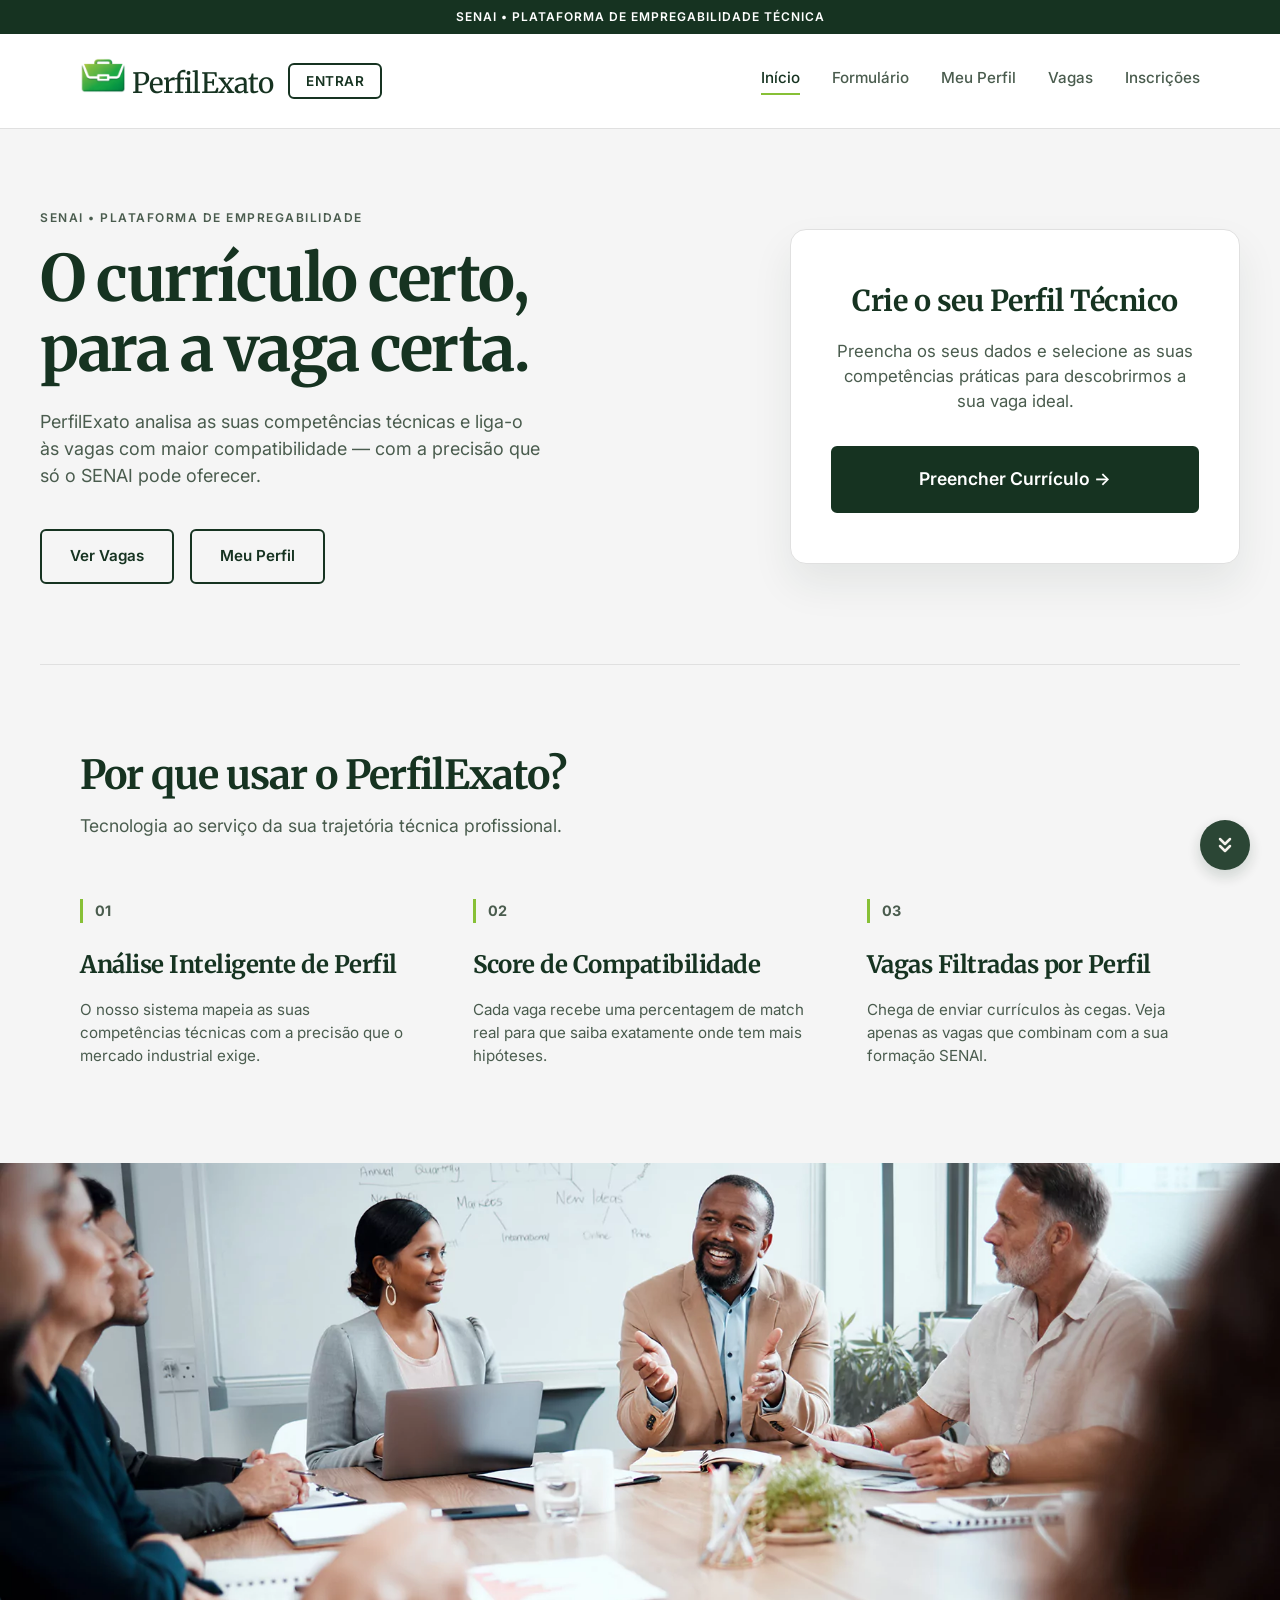
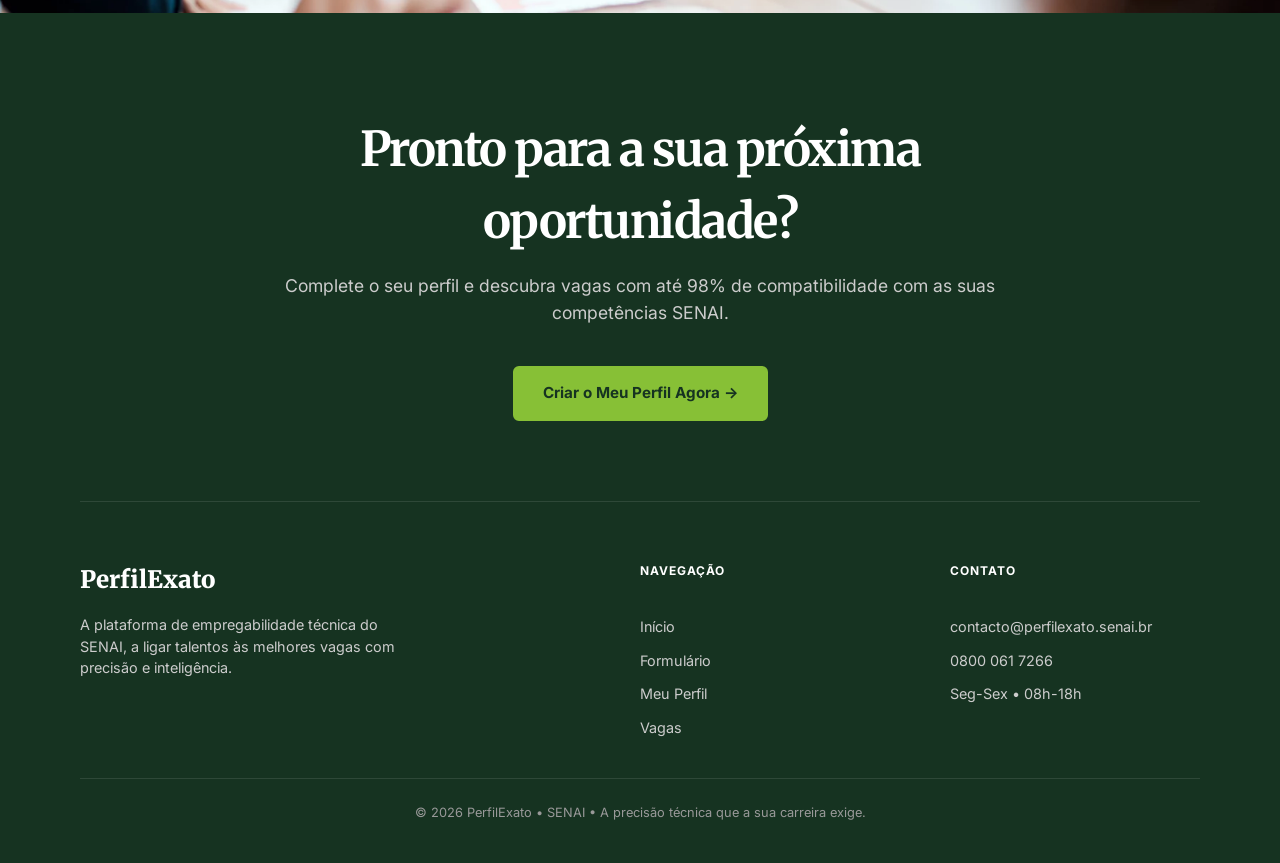
<file: index.html>
<!DOCTYPE html>
<html lang="pt-BR">

<head>
    <meta charset="UTF-8">
    <meta name="viewport" content="width=device-width, initial-scale=1.0">
    <title>PerfilExato SENAI</title>

    <link rel="preconnect" href="https://fonts.googleapis.com">
    <link rel="preconnect" href="https://fonts.gstatic.com" crossorigin>
    <link
        href="https://fonts.googleapis.com/css2?family=Merriweather:wght@700;900&family=Inter:wght@400;500;600&display=swap"
        rel="stylesheet">
    <link rel="stylesheet" href="css/global.css">
    <link rel="stylesheet" href="css/style.css">
    <link rel="shortcut icon" href="img/logo.png" type="image/x-icon">
</head>

<body>

    <div class="top-bar">
        SENAI • PLATAFORMA DE EMPREGABILIDADE TÉCNICA
    </div>

    <header class="navbar">
        <div class="nav-container">

            <!-- AGRUPAMENTO ESQUERDO: Botão Entrar + Sua Logo -->
            <div class="brand-area">
                <!-- Botão Entrar (do lado esquerdo da logo) -->
                <div class="logo">
                    <img src="img/Logo.png" alt="Logo SENAI" class="logo-icone">
                    PerfilExato
                </div>

                <!-- 2º O Botão vem depois (ficará do lado direito da logo) -->
                <a id="nav-login" href="login.html" class="btn-nav-login">Entrar</a>
            </div>

            <!-- AGRUPAMENTO DIREITO: Seus links originais -->
            <nav class="nav-links">
                <a href="#" class="active">Início</a>
                <a href="formulario.html">Formulário</a>
                <a href="perfil.html">Meu Perfil</a>
                <a href="vagas.html">Vagas</a>
                <a href="inscricoes.html">Inscrições</a>
            </nav>

        </div>
    </header>

    <section class="hero">
        <div class="hero-container">

            <div class="hero-text">
                <p class="eyebrow">SENAI • PLATAFORMA DE EMPREGABILIDADE</p>
                <h1>O currículo certo,<br>para a vaga certa.</h1>
                <p class="description">
                    PerfilExato analisa as suas competências técnicas e liga-o às vagas com maior compatibilidade — com
                    a precisão que só o SENAI pode oferecer.
                </p>
                <div class="hero-buttons">
                    <a href="vagas.html" class="btn btn-outline">Ver Vagas</a>
                    <a href="perfil.html" class="btn btn-outline">Meu Perfil</a>
                </div>
            </div>

            <div class="hero-visual">
                <div class="profile-cta-box">
                    <h2>Crie o seu Perfil Técnico</h2>
                    <p>Preencha os seus dados e selecione as suas competências práticas para descobrirmos a sua vaga
                        ideal.</p>
                    <a href="formulario.html" class="btn btn-dark btn-large">Preencher Currículo &rarr;</a>
                </div>
            </div>

        </div>
    </section>

    <div class="divider"></div>

    <section class="features">
        <div class="features-header">
            <h2>Por que usar o PerfilExato?</h2>
            <p>Tecnologia ao serviço da sua trajetória técnica profissional.</p>
        </div>

        <div class="features-grid">
            <div class="feature-card">
                <div class="feature-number">01</div>
                <h3>Análise Inteligente de Perfil</h3>
                <p>O nosso sistema mapeia as suas competências técnicas com a precisão que o mercado industrial exige.
                </p>
            </div>
            <div class="feature-card">
                <div class="feature-number">02</div>
                <h3>Score de Compatibilidade</h3>
                <p>Cada vaga recebe uma percentagem de match real para que saiba exatamente onde tem mais hipóteses.</p>
            </div>
            <div class="feature-card">
                <div class="feature-number">03</div>
                <h3>Vagas Filtradas por Perfil</h3>
                <p>Chega de enviar currículos às cegas. Veja apenas as vagas que combinam com a sua formação SENAI.</p>
            </div>
        </div>
    </section>

    <div class="dark-wrapper">

        <section id="meeting-banner">
            <div class="container-full">
                <img src="img/pauta-de-reuniao.png" alt="Equipe em reunião de planejamento" class="meeting-img">
            </div>
        </section>
        <section class="cta">
            <h2>Pronto para a sua próxima oportunidade?</h2>
            <p>Complete o seu perfil e descubra vagas com até 98% de compatibilidade com as suas competências SENAI.</p>
            <a href="formulario.html" class="btn btn-light">Criar o Meu Perfil Agora &rarr;</a>
        </section>

        <footer class="footer">
            <div class="footer-grid">

                <div class="footer-brand">
                    <div class="footer-logo">PerfilExato</div>
                    <p>A plataforma de empregabilidade técnica do SENAI, a ligar talentos às melhores vagas com precisão
                        e inteligência.</p>
                </div>

                <div class="footer-nav">
                    <h4>NAVEGAÇÃO</h4>
                    <a href="#">Início</a>
                    <a href="formulario.html">Formulário</a>
                    <a href="perfil.html">Meu Perfil</a>
                    <a href="vagas.html">Vagas</a>
                </div>

                <div class="footer-contact">
                    <h4>CONTATO</h4>
                    <p>contacto@perfilexato.senai.br</p>
                    <p>0800 061 7266</p>
                    <p>Seg-Sex • 08h-18h</p>
                </div>

            </div>

            <div class="footer-bottom">
                <p>&copy; 2026 PerfilExato • SENAI • A precisão técnica que a sua carreira exige.</p>
            </div>
        </footer>

    </div>

    <div class="scroll-arrow" id="scrollArrow">
        <svg width="24" height="24" viewBox="0 0 24 24" fill="none" stroke="#F4F1EA" stroke-width="2.5"
            stroke-linecap="round" stroke-linejoin="round">
            <path d="M7 13l5 5 5-5M7 6l5 5 5-5" />
        </svg>
    </div>

    <script src="js/script.js"></script>
</body>

</html>
</file>
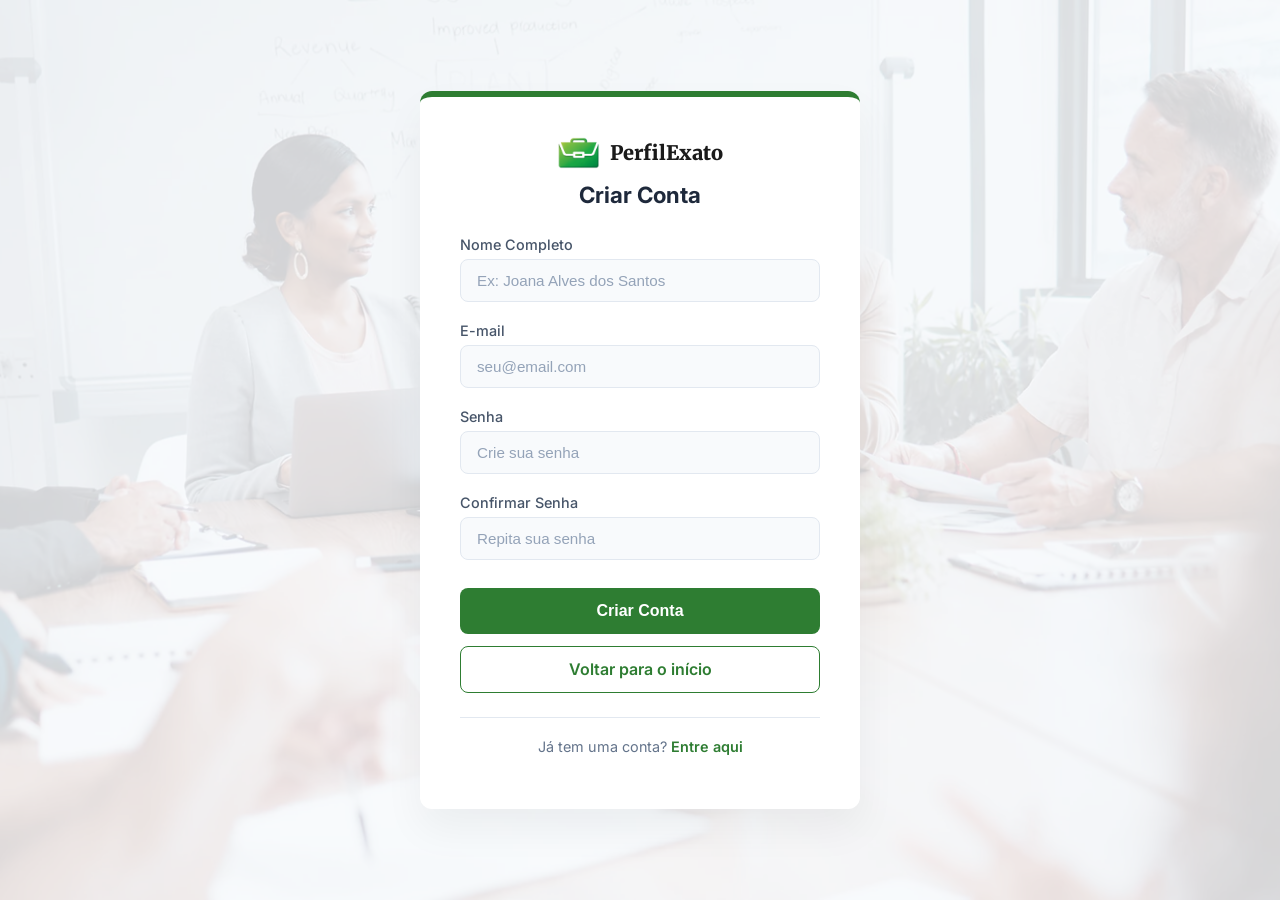
<file: cadastro.html>
<!DOCTYPE html>
<html lang="pt-br">

<head>
    <meta charset="UTF-8">
    <meta name="viewport" content="width=device-width, initial-scale=1.0">
    <title>PerfilExato SENAI - Criar Conta</title>

    <!-- Fontes Oficiais da Plataforma -->
    <link rel="preconnect" href="https://fonts.googleapis.com">
    <link rel="preconnect" href="https://fonts.gstatic.com" crossorigin>
    <link
        href="https://fonts.googleapis.com/css2?family=Merriweather:wght@900&family=Inter:wght@400;500;600;700&display=swap"
        rel="stylesheet">

    <link rel="stylesheet" href="css/style.css">
    <link rel="stylesheet" href="css/login.css">
    <link rel="shortcut icon" href="img/logo.png" type="image/x-icon">
</head>

<body class="login-body">

    <div class="login-container">
        <div class="form-box">

            <!-- Logo do Sistema -->
            <div class="login-logo">
                <img src="img/Logo.png" alt="Logo SENAI" class="logo-icone-login">
                <span>PerfilExato</span>
            </div>

            <h2>Criar Conta</h2>
            <div id="mensagem-alerta" class="alert-box" style="display: none;"></div>
            <form id="form-cadastro">
                <div class="input-group">
                    <label for="nome-cadastro">Nome Completo</label>
                    <input type="text" id="nome-cadastro" required placeholder="Ex: Joana Alves dos Santos">
                </div>
                <div class="input-group">
                    <label for="email-cadastro">E-mail</label>
                    <input type="email" id="email-cadastro" required placeholder="seu@email.com">
                </div>
                <div class="input-group">
                    <label for="senha-cadastro">Senha</label>
                    <input type="password" id="senha-cadastro" required placeholder="Crie sua senha">
                </div>
                <div class="input-group">
                    <label for="confirmar-senha">Confirmar Senha</label>
                    <input type="password" id="confirmar-senha" required placeholder="Repita sua senha">
                </div>

                <!-- Grupo de Botões Empilhados -->
                <button type="submit" class="btn-auth-submit">Criar Conta</button>
                <a href="index.html" class="btn-auth-secondary">Voltar para o início</a>
            </form>

            <p class="toggle-text">Já tem uma conta? <a href="login.html" class="toggle-link">Entre aqui</a></p>
        </div>
    </div>

    <script src="js/cadastro.js"></script>
</body>

</html>
</file>
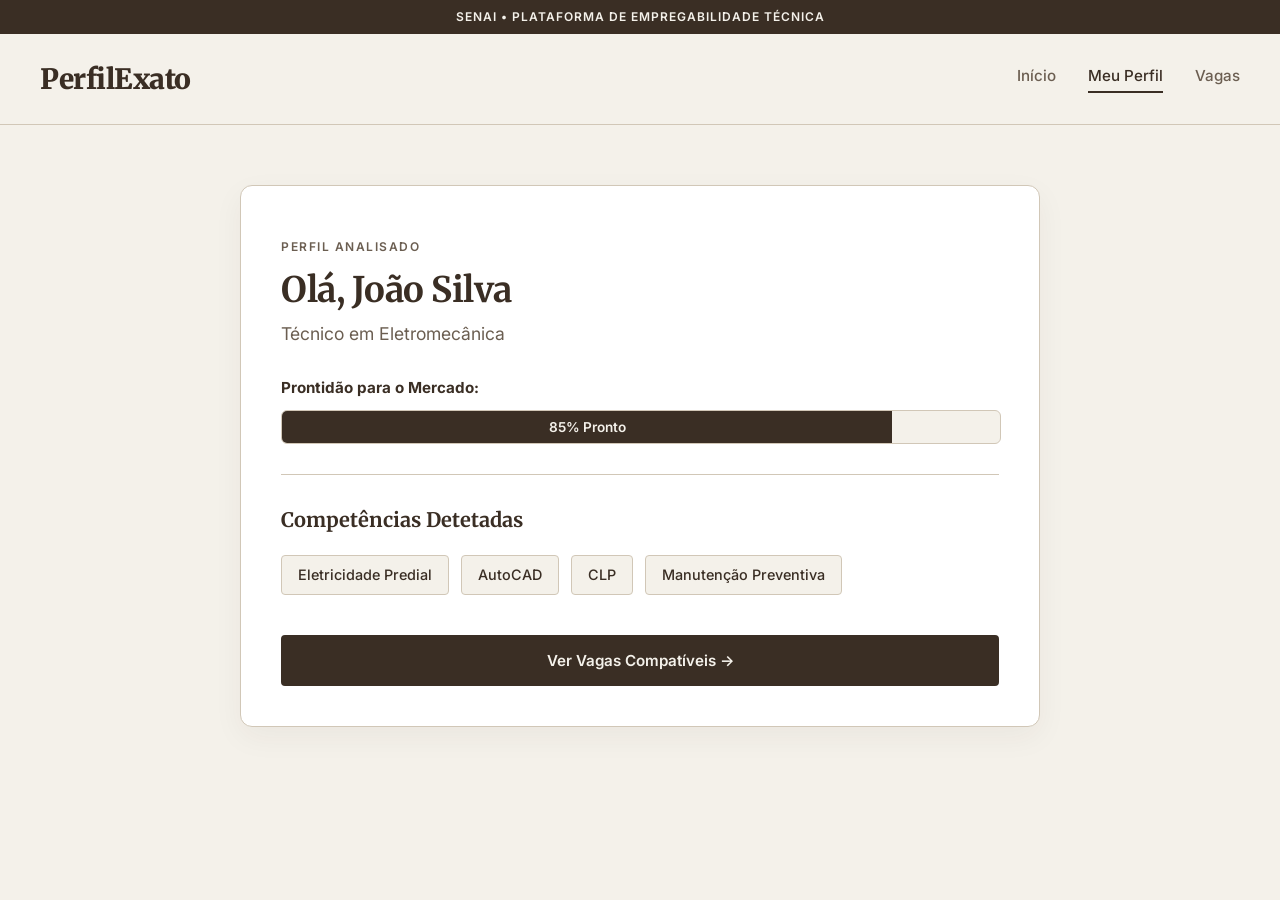
<file: dashboard.html>
<!DOCTYPE html>
<html lang="pt-BR">
<head>
    <meta charset="UTF-8">
    <meta name="viewport" content="width=device-width, initial-scale=1.0">
    <title>PerfilExato SENAI - Meu Dashboard</title>
    
    <link rel="preconnect" href="https://fonts.googleapis.com">
    <link rel="preconnect" href="https://fonts.gstatic.com" crossorigin>
    <link href="https://fonts.googleapis.com/css2?family=Merriweather:wght@700;900&family=Inter:wght@400;500;600&display=swap" rel="stylesheet">
    
    <link rel="stylesheet" href="css/dashboard.css">
</head>
<body>

    <div class="top-bar">
        SENAI • PLATAFORMA DE EMPREGABILIDADE TÉCNICA
    </div>

    <header class="navbar">
        <div class="nav-container">
            <div class="logo">PerfilExato</div>
            <nav class="nav-links">
                <a href="index.html">Início</a>
                <a href="#" class="active">Meu Perfil</a>
                <a href="vagas.html">Vagas</a>
            </nav>
        </div>
    </header>

    <main class="dashboard-wrapper">
        <div class="dashboard-card">
            
            <div class="user-info">
                <p class="eyebrow">PERFIL ANALISADO</p>
                <h2>Olá, João Silva</h2>
                <p class="user-title">Técnico em Eletromecânica</p>
                
                <div class="readiness-section">
                    <p><strong>Prontidão para o Mercado:</strong></p>
                    <div class="match-bar-container">
                        <div class="match-bar">85% Pronto</div>
                    </div>
                </div>
            </div>

            <div class="skills-section">
                <h3>Competências Detetadas</h3>
                <div class="skills-container">
                    <span class="skill-tag">Eletricidade Predial</span>
                    <span class="skill-tag">AutoCAD</span>
                    <span class="skill-tag">CLP</span>
                    <span class="skill-tag">Manutenção Preventiva</span>
                </div>
                
                <button class="btn-primary">Ver Vagas Compatíveis &rarr;</button>
            </div>
            
        </div>
    </main>

    <script src="js/script.js"></script>
</body>
</html>
</file>
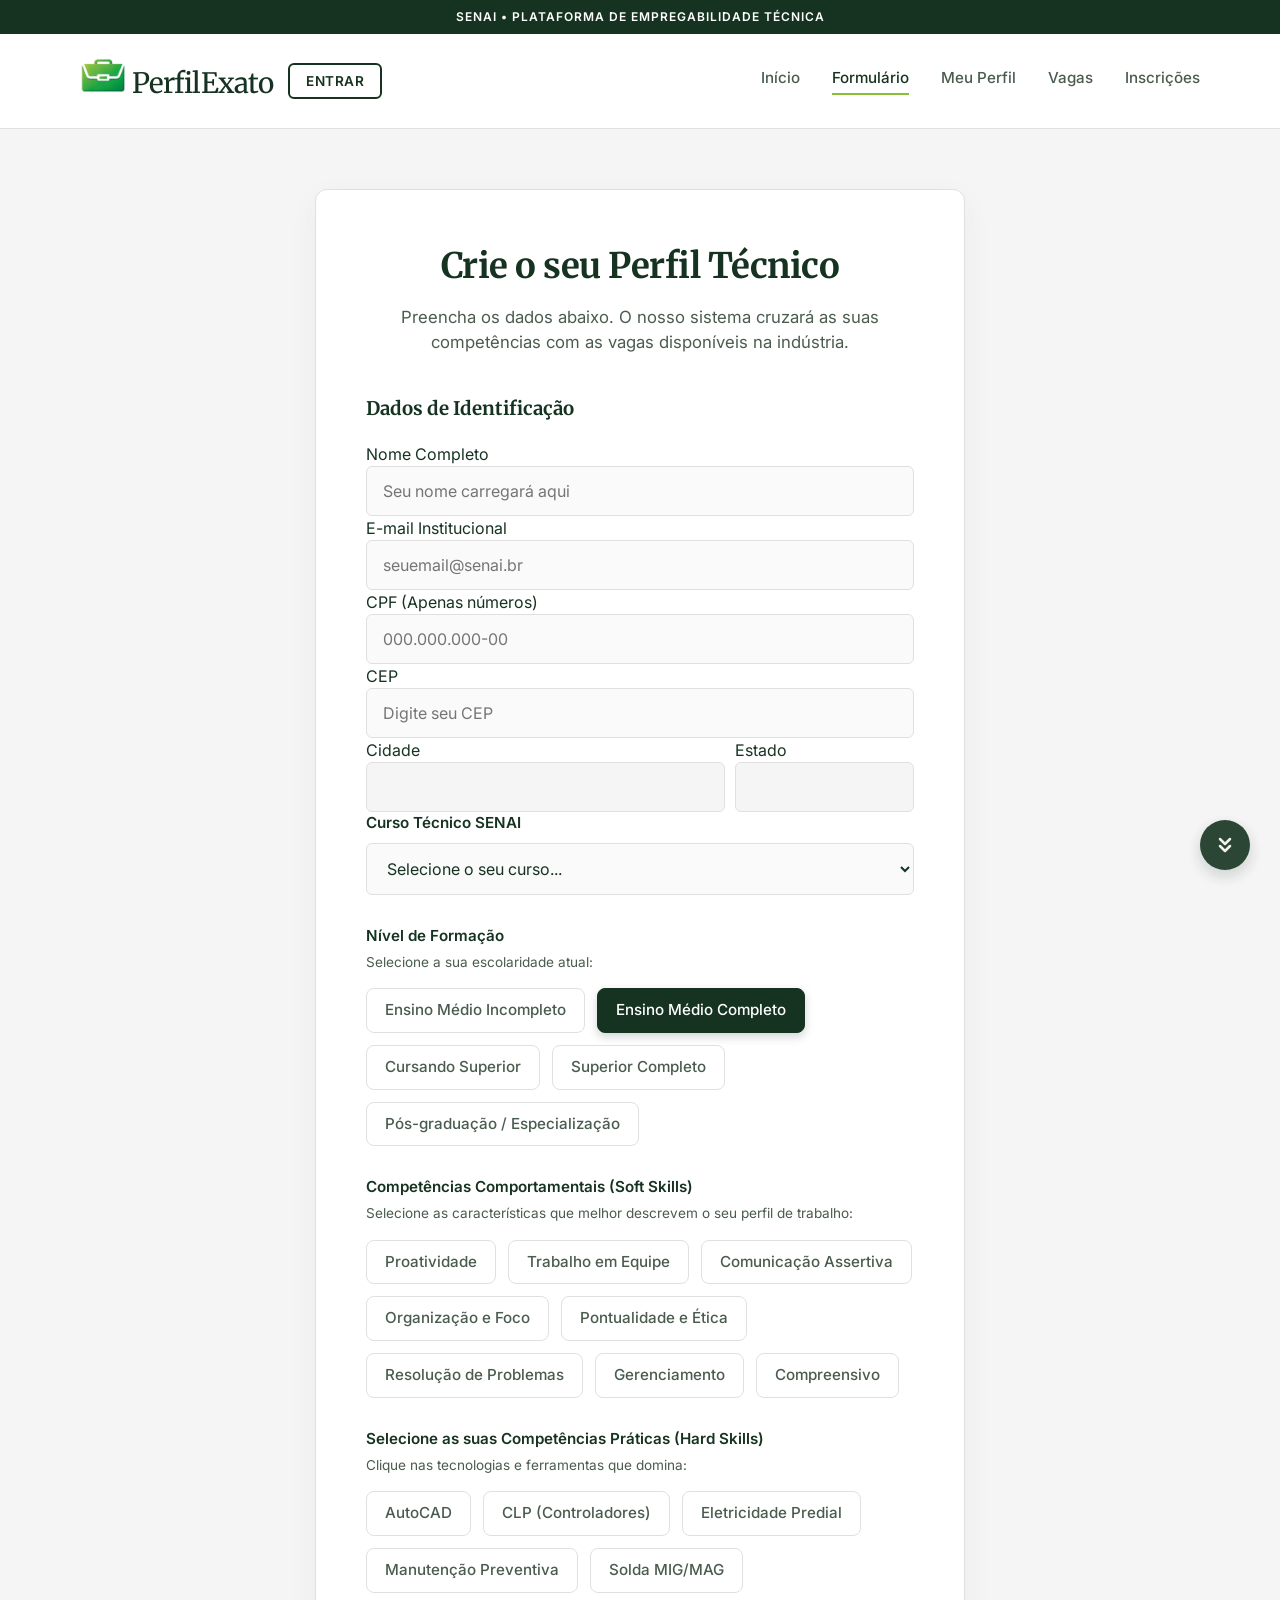
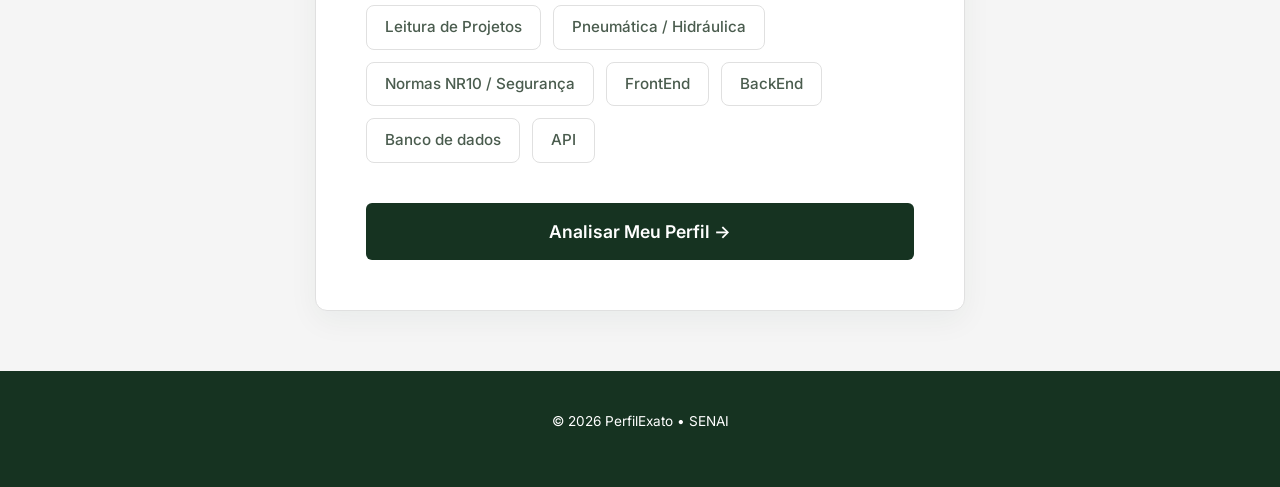
<file: formulario.html>
<!DOCTYPE html>
<html lang="pt-BR">

<head>
    <meta charset="UTF-8">
    <meta name="viewport" content="width=device-width, initial-scale=1.0">
    <title>PerfilExato SENAI - Criar Perfil</title>

    <link rel="preconnect" href="https://fonts.googleapis.com">
    <link rel="preconnect" href="https://fonts.gstatic.com" crossorigin>
    <link
        href="https://fonts.googleapis.com/css2?family=Merriweather:wght@700;900&family=Inter:wght@400;500;600&display=swap"
        rel="stylesheet">
    <link rel="stylesheet" href="css/global.css">
    <link rel="stylesheet" href="css/formulario.css">
    <link rel="shortcut icon" href="img/logo.png" type="image/x-icon">
</head>

<body>

    <div class="top-bar">
        SENAI • PLATAFORMA DE EMPREGABILIDADE TÉCNICA
    </div>

    <header class="navbar">
        <div class="nav-container">

            <!-- AGRUPAMENTO ESQUERDO: Botão Entrar + Logo -->
            <div class="brand-area">
                <div class="logo">
                    <img src="img/Logo.png" alt="Logo SENAI" class="logo-icone">
                    PerfilExato
                </div>

                <!-- 2º O Botão vem depois (ficará do lado direito da logo) -->
                <a id="nav-login" href="login.html" class="btn-nav-login">Entrar</a>
            </div>

            <!-- AGRUPAMENTO DIREITO: Links -->
            <nav class="nav-links">
                <a href="index.html">Início</a> <!-- Não esqueça de ajustar o active dependendo da página! -->
                <a href="#" class="active">Formulário</a>
                <a href="perfil.html">Meu Perfil</a>
                <a href="vagas.html">Vagas</a>
                <a href="inscricoes.html">Inscrições</a>
            </nav>

        </div>
    </header>
    <main class="form-wrapper">
        <div class="form-container">

            <div class="form-header">
                <h1>Crie o seu Perfil Técnico</h1>
                <p>Preencha os dados abaixo. O nosso sistema cruzará as suas competências com as vagas disponíveis na
                    indústria.</p>
            </div>
            <!-- 🔔 Caixa de Feedback Visual (Sucesso/Erro) -->
            <div id="mensagem-alerta" class="alert-box" style="display: none;"></div>
            <form id="formPerfil" class="perfil-form">

                <div class="form-section">
                    <h3>Dados de Identificação</h3>

                    <div class="input-group">
                        <label for="nome">Nome Completo</label>
                        <input type="text" id="nome" placeholder="Seu nome carregará aqui" required>
                    </div>

                    <div class="input-group">
                        <label for="email">E-mail Institucional</label>
                        <input type="email" id="email" placeholder="seuemail@senai.br" required>
                    </div>

                    <div class="input-group">
                        <label for="cpf">CPF (Apenas números)</label>
                        <input type="text" id="cpf" maxlength="14" placeholder="000.000.000-00" required>
                        <small id="cpf-error" style="color: #d32f2f; display: none;">CPF inválido!</small>
                    </div>

                    <div class="input-group">
                        <label for="cep">CEP</label>
                        <input type="text" id="cep" maxlength="8" placeholder="Digite seu CEP" required>
                        <small id="cep-loading" style="color: #666; display: none;">Buscando endereço...</small>
                    </div>

                    <div class="input-row" style="display: flex; gap: 10px;">
                        <div class="input-group" style="flex: 2;">
                            <label for="cidade">Cidade</label>
                            <input type="text" id="cidade" readonly style="background-color: #f5f5f5;">
                        </div>
                        <div class="input-group" style="flex: 1;">
                            <label for="estado">Estado</label>
                            <input type="text" id="estado" readonly style="background-color: #f5f5f5;">
                        </div>
                    </div>
                </div>

                <div class="form-group">
                    <label for="curso">Curso Técnico SENAI</label>
                    <select id="curso" name="curso" required>
                        <option value="" disabled selected>Selecione o seu curso...</option>
                        <option value="eletromecanica">Técnico em Eletromecânica</option>
                        <option value="automacao">Técnico em Automação Industrial</option>
                        <option value="eletrotecnica">Técnico em Eletrotécnica</option>
                        <option value="mecanica">Técnico em Mecânica</option>
                        <option value="ti">Técnico em Informática / TI</option>
                    </select>
                </div>
                <div class="form-group">
                    <label>Nível de Formação</label>
                    <p class="help-text">Selecione a sua escolaridade atual:</p>

                    <div class="skills-grid">
                        <div class="skill-item">
                            <input type="radio" id="formacao1" name="formacao" value="Ensino Medio Incompleto">
                            <label for="formacao1">Ensino Médio Incompleto</label>
                        </div>
                        <div class="skill-item">
                            <input type="radio" id="formacao2" name="formacao" value="Ensino Medio Completo" checked>
                            <label for="formacao2">Ensino Médio Completo</label>
                        </div>
                        <div class="skill-item">
                            <input type="radio" id="formacao3" name="formacao" value="Cursando Superior">
                            <label for="formacao3">Cursando Superior</label>
                        </div>
                        <div class="skill-item">
                            <input type="radio" id="formacao4" name="formacao" value="Superior Completo">
                            <label for="formacao4">Superior Completo</label>
                        </div>
                        <div class="skill-item">
                            <input type="radio" id="formacao5" name="formacao" value="Pos-graduacao">
                            <label for="formacao5">Pós-graduação / Especialização</label>
                        </div>
                    </div>
                </div>
                <div class="form-group">
                    <label>Competências Comportamentais (Soft Skills)</label>
                    <p class="help-text">Selecione as características que melhor descrevem o seu perfil de trabalho:</p>

                    <div class="skills-grid">
                        <div class="skill-item">
                            <input type="checkbox" id="soft1" name="soft_skills" value="Proatividade">
                            <label for="soft1">Proatividade</label>
                        </div>
                        <div class="skill-item">
                            <input type="checkbox" id="soft2" name="soft_skills" value="Trabalho em Equipe">
                            <label for="soft2">Trabalho em Equipe</label>
                        </div>
                        <div class="skill-item">
                            <input type="checkbox" id="soft3" name="soft_skills" value="Comunicativo">
                            <label for="soft3">Comunicação Assertiva</label>
                        </div>
                        <div class="skill-item">
                            <input type="checkbox" id="soft4" name="soft_skills" value="Organizacão">
                            <label for="soft4">Organização e Foco</label>
                        </div>
                        <div class="skill-item">
                            <input type="checkbox" id="soft5" name="soft_skills" value="Pontualidade">
                            <label for="soft5">Pontualidade e Ética</label>
                        </div>
                        <div class="skill-item">
                            <input type="checkbox" id="soft6" name="soft_skills" value="Resolucao de Problemas">
                            <label for="soft6">Resolução de Problemas</label>
                        </div>
                        <div class="skill-item">
                            <input type="checkbox" id="soft7" name="soft_skills" value="Gerenciamento">
                            <label for="soft7">Gerenciamento</label>
                        </div>
                        <div class="skill-item">
                            <input type="checkbox" id="soft8" name="soft_skills" value="Compreensivo">
                            <label for="soft8">Compreensivo</label>
                        </div>
                    </div>
                </div>
                <div class="form-group">
                    <label>Selecione as suas Competências Práticas (Hard Skills)</label>
                    <p class="help-text">Clique nas tecnologias e ferramentas que domina:</p>

                    <div class="skills-grid">
                        <div class="skill-item">
                            <input type="checkbox" id="skill1" name="skills" value="AutoCAD">
                            <label for="skill1">AutoCAD</label>
                        </div>
                        <div class="skill-item">
                            <input type="checkbox" id="skill2" name="skills" value="CLP">
                            <label for="skill2">CLP (Controladores)</label>
                        </div>
                        <div class="skill-item">
                            <input type="checkbox" id="skill3" name="skills" value="Eletricidade Predial">
                            <label for="skill3">Eletricidade Predial</label>
                        </div>
                        <div class="skill-item">
                            <input type="checkbox" id="skill4" name="skills" value="Manutencao Preventiva">
                            <label for="skill4">Manutenção Preventiva</label>
                        </div>
                        <div class="skill-item">
                            <input type="checkbox" id="skill5" name="skills" value="Solda MIG/MAG">
                            <label for="skill5">Solda MIG/MAG</label>
                        </div>
                        <div class="skill-item">
                            <input type="checkbox" id="skill6" name="skills" value="Leitura de Projetos">
                            <label for="skill6">Leitura de Projetos</label>
                        </div>
                        <div class="skill-item">
                            <input type="checkbox" id="skill7" name="skills" value="Pneumatica">
                            <label for="skill7">Pneumática / Hidráulica</label>
                        </div>
                        <div class="skill-item">
                            <input type="checkbox" id="skill8" name="skills" value="Normas NR10">
                            <label for="skill8">Normas NR10 / Segurança</label>
                        </div>
                        <div class="skill-item">
                            <input type="checkbox" id="skill9" name="skills" value="FrontEnd">
                            <label for="skill9">FrontEnd</label>
                        </div>
                        <div class="skill-item">
                            <input type="checkbox" id="skill10" name="skills" value="BackEnd">
                            <label for="skill10">BackEnd</label>
                        </div>
                        <div class="skill-item">
                            <input type="checkbox" id="skill11" name="skills" value="Banco de dados">
                            <label for="skill11">Banco de dados</label>
                        </div>
                        <div class="skill-item">
                            <input type="checkbox" id="skill12" name="skills" value="API">
                            <label for="skill12">API</label>
                        </div>

                    </div>
                </div>

                <div class="form-actions">
                    <button type="submit" class="btn-submit">Analisar Meu Perfil &rarr;</button>
                </div>

            </form>
        </div>
    </main>

    <footer class="footer-simple">
        <p>&copy; 2026 PerfilExato • SENAI</p>
    </footer>
    <div class="scroll-arrow" id="scrollArrow">
        <svg width="24" height="24" viewBox="0 0 24 24" fill="none" stroke="#F4F1EA" stroke-width="2.5"
            stroke-linecap="round" stroke-linejoin="round">
            <path d="M7 13l5 5 5-5M7 6l5 5 5-5" />
        </svg>
    </div>
    <script src="js/script.js"></script>
    <script src="js/formulario.js"></script>
</body>

</html>
</file>
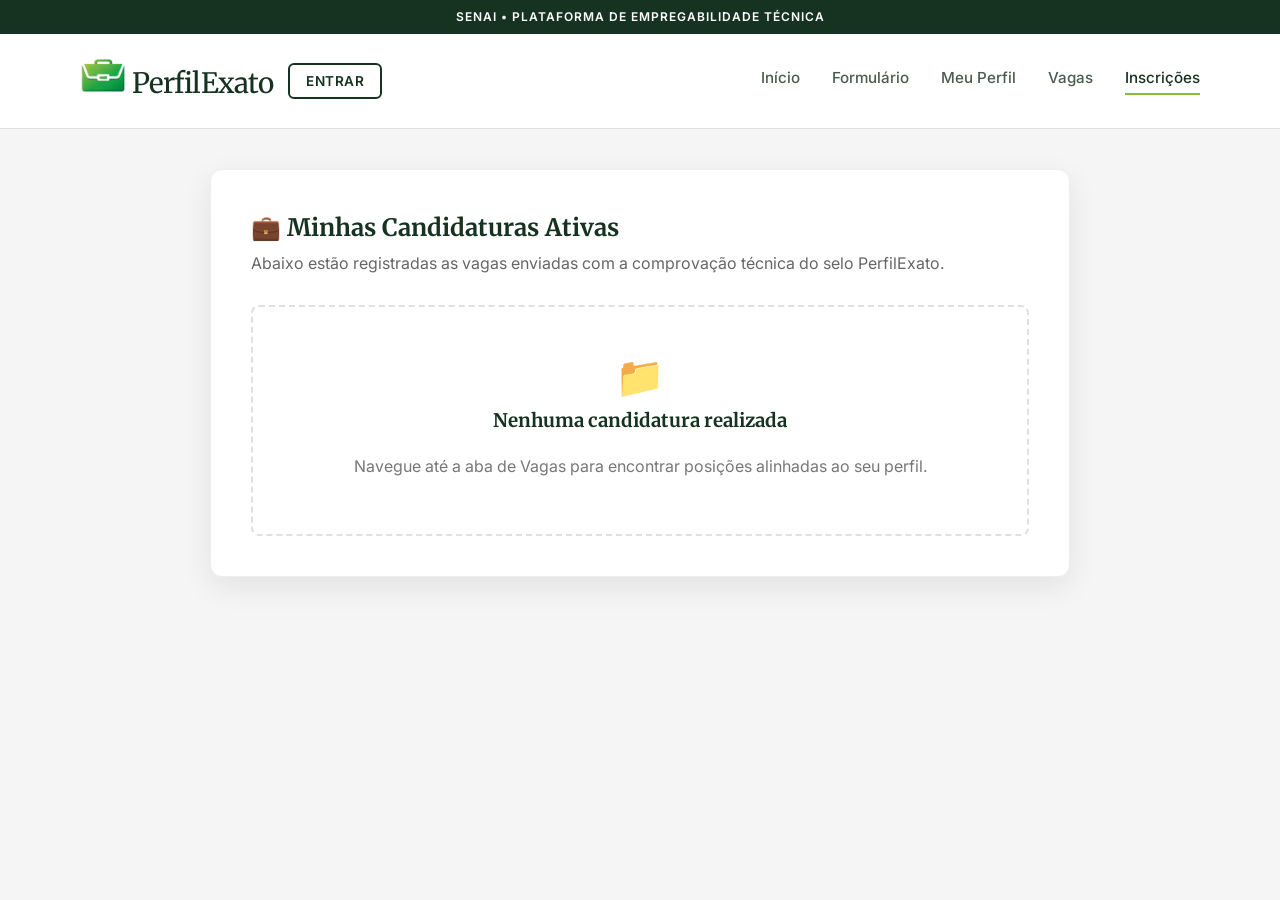
<file: inscricoes.html>
<!DOCTYPE html>
<html lang="pt-BR">
<head>
    <meta charset="UTF-8">
    <meta name="viewport" content="width=device-width, initial-scale=1.0">
    <title>PerfilExato SENAI - Minhas Inscrições</title>
     <link rel="preconnect" href="https://fonts.googleapis.com">
    <link rel="preconnect" href="https://fonts.gstatic.com" crossorigin>
    <link href="https://fonts.googleapis.com/css2?family=Merriweather:wght@700;900&family=Inter:wght@400;500;600&display=swap" rel="stylesheet">
    <link rel="stylesheet" href="css/global.css">
    <link rel="stylesheet" href="css/perfil.css"> <!-- Reutiliza o design de cards -->
    <link rel="shortcut icon" href="img/logo.png" type="image/x-icon">
</head>
<body>
    <div class="top-bar">
        SENAI • PLATAFORMA DE EMPREGABILIDADE TÉCNICA
    </div>

     <header class="navbar">
    <div class="nav-container">
        
        <!-- AGRUPAMENTO ESQUERDO: Botão Entrar + Logo -->
        <div class="brand-area">
            <div class="logo">
        <img src="img/Logo.png" alt="Logo SENAI" class="logo-icone">
        PerfilExato
    </div>

    <!-- 2º O Botão vem depois (ficará do lado direito da logo) -->
    <a id="nav-login" href="login.html" class="btn-nav-login">Entrar</a>
        </div>
        
        <!-- AGRUPAMENTO DIREITO: Links -->
        <nav class="nav-links">
            <a href="index.html">Início</a> <!-- Não esqueça de ajustar o active dependendo da página! -->
            <a href="formulario.html">Formulário</a>
            <a href="perfil.html">Meu Perfil</a>
            <a href="vagas.html">Vagas</a>
            <a href="#" class="active">Inscrições</a>
        </nav>
        
    </div>
</header>

    <main class="dashboard-wrapper">
        <div class="dashboard-card" style="width: 100%;">
            <h2 style="margin-bottom: 5px;">💼 Minhas Candidaturas Ativas</h2>
            <p style="color: #666; margin-bottom: 30px;">Abaixo estão registradas as vagas enviadas com a comprovação técnica do selo PerfilExato.</p>
            
            <div id="lista-inscricoes" style="display: flex; flex-direction: column; gap: 20px;">
                <!-- As inscrições populadas pelo C# entrarão aqui -->
            </div>
        </div>
    </main>

    <script src="js/inscricoes.js"></script>
    <script src="js/script.js"></script>
</body>
</html>
</file>
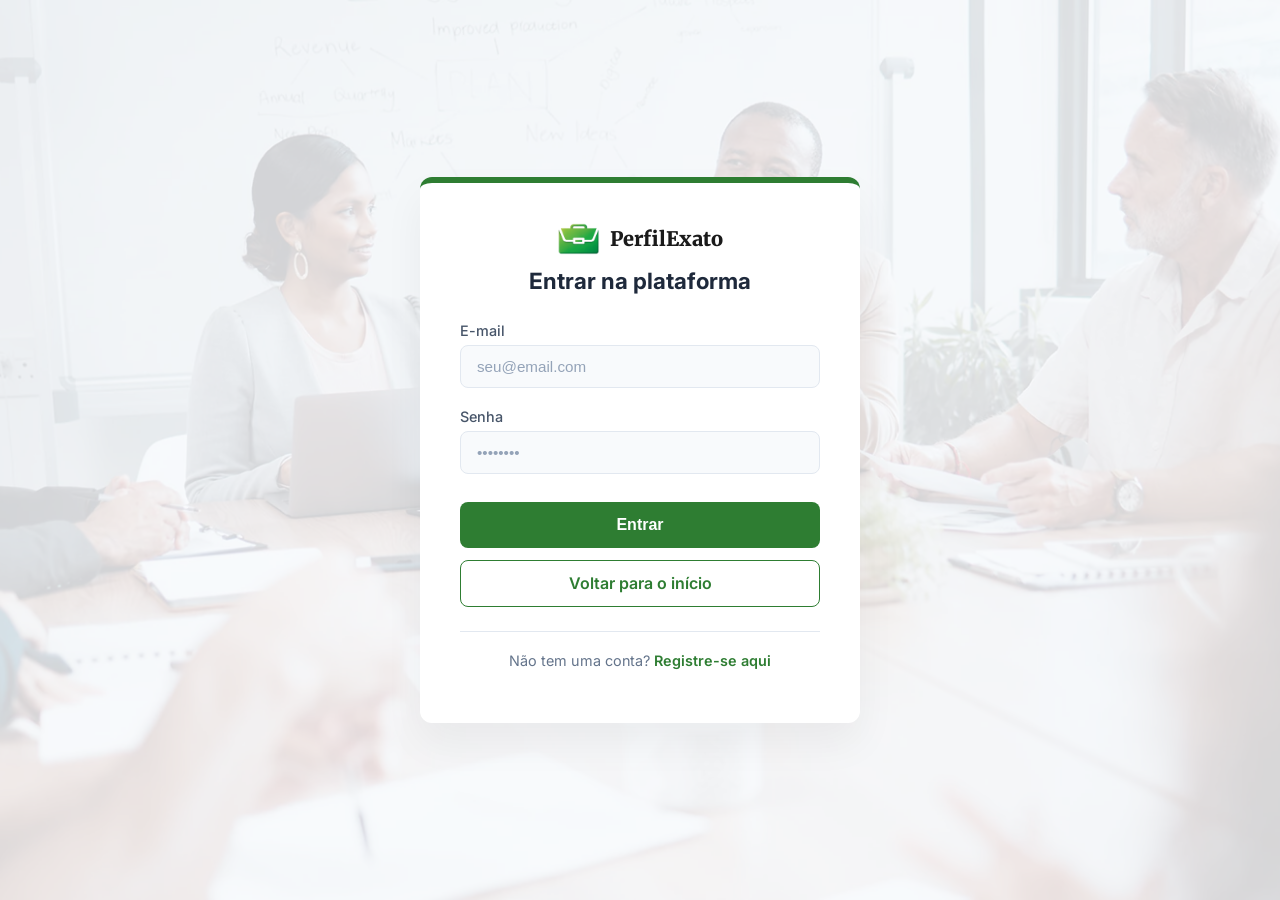
<file: login.html>
<!DOCTYPE html>
<html lang="pt-br">

<head>
    <meta charset="UTF-8">
    <meta name="viewport" content="width=device-width, initial-scale=1.0">
    <title>PerfilExato SENAI - Entrar</title>

    <!-- Fontes Oficiais da Plataforma -->
    <link rel="preconnect" href="https://fonts.googleapis.com">
    <link rel="preconnect" href="https://fonts.gstatic.com" crossorigin>
    <link
        href="https://fonts.googleapis.com/css2?family=Merriweather:wght@900&family=Inter:wght@400;500;600;700&display=swap"
        rel="stylesheet">

    <link rel="stylesheet" href="css/style.css">
    <link rel="stylesheet" href="css/login.css">
    <link rel="shortcut icon" href="img/logo.png" type="image/x-icon">
</head>

<body class="login-body">

    <div class="login-container">
        <div class="form-box">

            <!-- Logo do Sistema -->
            <div class="login-logo">
                <img src="img/Logo.png" alt="Logo SENAI" class="logo-icone-login">
                <span>PerfilExato</span>
            </div>

            <h2>Entrar na plataforma</h2>
            <!-- 🔔 Container flexível para alertas (erro ou sucesso) -->
            <div id="mensagem-alerta" class="alert-box" style="display: none;"></div>
            <form id="form-login">
                <div class="input-group">
                    <label for="email-login">E-mail</label>
                    <input type="email" id="email-login" required placeholder="seu@email.com">
                </div>
                <div class="input-group">
                    <label for="senha-login">Senha</label>
                    <input type="password" id="senha-login" required placeholder="••••••••">
                </div>

                <!-- Grupo de Botões Empilhados -->
                <button type="submit" class="btn-auth-submit">Entrar</button>
                <a href="index.html" class="btn-auth-secondary">Voltar para o início</a>
            </form>

            <p class="toggle-text">Não tem uma conta? <a href="cadastro.html" class="toggle-link">Registre-se aqui</a>
            </p>
        </div>
    </div>

    <script src="js/login.js"></script>
</body>

</html>
</file>
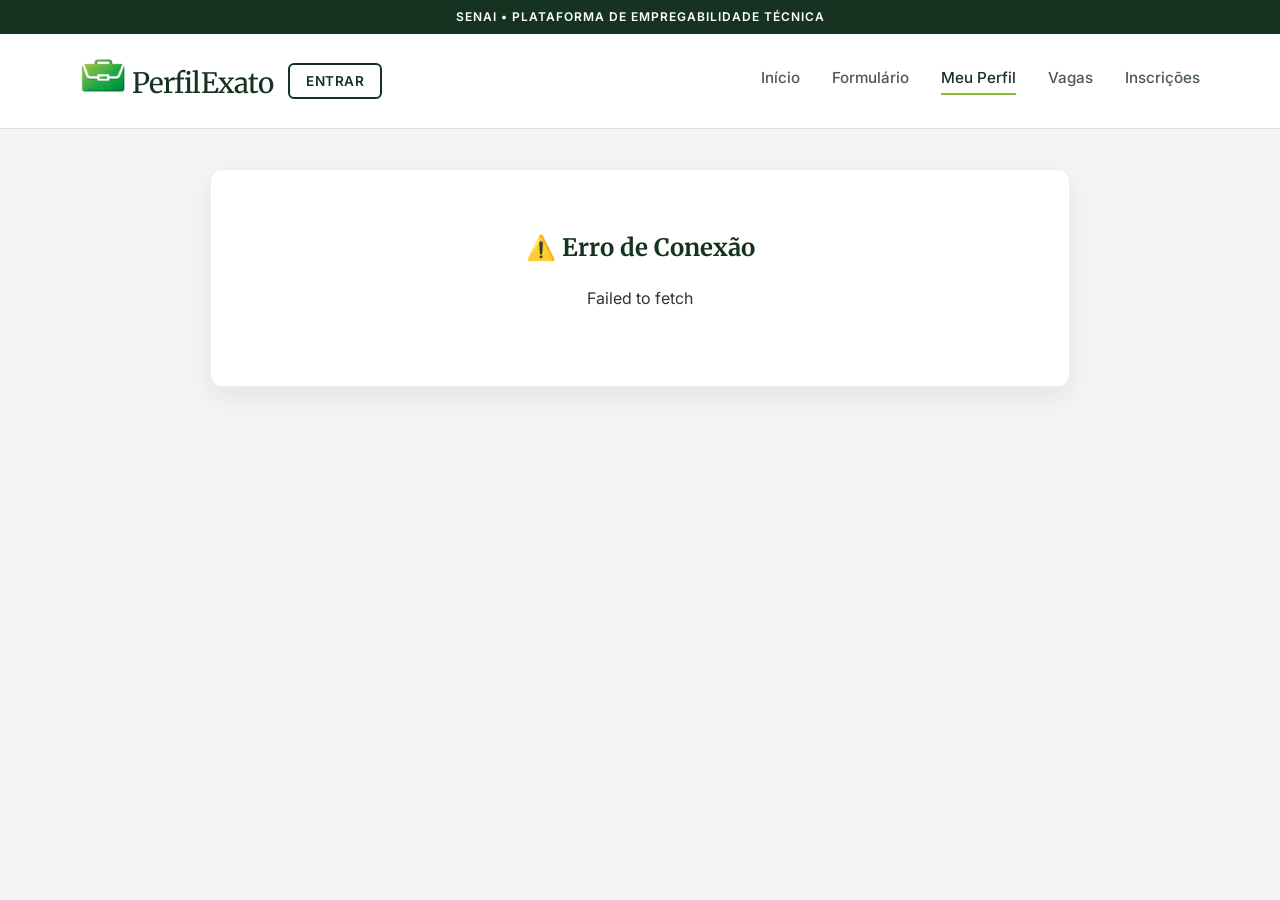
<file: perfil.html>
<!DOCTYPE html>
<html lang="pt-BR">

<head>
    <meta charset="UTF-8">
    <meta name="viewport" content="width=device-width, initial-scale=1.0">
    <title>PerfilExato SENAI - Meu Perfil</title>

    <link rel="preconnect" href="https://fonts.googleapis.com">
    <link rel="preconnect" href="https://fonts.gstatic.com" crossorigin>
    <link
        href="https://fonts.googleapis.com/css2?family=Merriweather:wght@700;900&family=Inter:wght@400;500;600&display=swap"
        rel="stylesheet">
    <link rel="stylesheet" href="css/global.css">
    <link rel="stylesheet" href="css/perfil.css">
    <link rel="shortcut icon" href="img/logo.png" type="image/x-icon">
</head>

<body>

    <div class="top-bar">
        SENAI • PLATAFORMA DE EMPREGABILIDADE TÉCNICA
    </div>

    <header class="navbar">
        <div class="nav-container">

            <!-- AGRUPAMENTO ESQUERDO: Botão Entrar + Logo -->
            <div class="brand-area">
                <div class="logo">
                    <img src="img/Logo.png" alt="Logo SENAI" class="logo-icone">
                    PerfilExato
                </div>

                <!-- 2º O Botão vem depois (ficará do lado direito da logo) -->
                <a id="nav-login" href="login.html" class="btn-nav-login">Entrar</a>
            </div>

            <!-- AGRUPAMENTO DIREITO: Links -->
            <nav class="nav-links">
                <a href="index.html">Início</a> <!-- Não esqueça de ajustar o active dependendo da página! -->
                <a href="formulario.html">Formulário</a>
                <a href="#" class="active">Meu Perfil</a>
                <a href="vagas.html">Vagas</a>
                <a href="inscricoes.html">Inscrições</a>
            </nav>

        </div>
    </header>

    <main class="dashboard-wrapper" id="conteudo-perfil">

        <!-- Bloco 1: O Painel do Perfil (Inicia oculto, JS ativa se houver dados) -->
        <div class="dashboard-card" id="painel-dashboard" style="display: none; width: 100%;">
            <div class="profile-header">
                <div class="avatar" id="perfil-avatar">-</div>
                <div class="user-meta">
                    <p class="eyebrow">ESTUDANTE SENAI</p>
                    <h1 id="perfil-nome">Carregando...</h1>
                </div>
            </div>

            <div class="info-grid">
                <div class="info-group">
                    <label>Curso Técnico</label>
                    <p id="perfil-curso">-</p>
                </div>
                <div class="info-group">
                    <label>CPF</label>
                    <p id="perfil-cpf">-</p>
                </div>
                <div class="info-group">
                    <label>Localização</label>
                    <p id="perfil-localizacao">-</p>
                </div>
                <div class="info-group">
                    <label>CEP</label>
                    <p id="perfil-cep">-</p>
                </div>
                <div class="info-group">
                    <label>Escolaridade</label>
                    <p id="perfil-escolaridade">-</p>
                </div>
            </div>

            <div class="readiness-box">
                <div class="readiness-header">
                    <span>Prontidão para o Mercado</span>
                    <span id="readiness-status">-</span>
                </div>
                <div class="progress-container">
                    <div class="progress-bar" id="readiness-bar" style="width: 0%;"></div>
                </div>
            </div>

            <div class="skills-wrapper">
                <div class="skill-column">
                    <h3>⚙️ Hard Skills</h3>
                    <div class="tags-flex" id="tags-hard"></div>
                </div>
                <div class="skill-column">
                    <h3>🧠 Soft Skills</h3>
                    <div class="tags-flex" id="tags-soft"></div>
                </div>
            </div>

            <div class="profile-footer">
                <a href="vagas.html" class="btn-success-large">Ver Vagas Compatíveis &rarr;</a>
                <button id="btn-logout" class="btn-logout">🚪 Sair da Conta</button>
            </div>
        </div>

        <!-- Bloco 2: Estado Vazio (Inicia oculto, JS ativa se não houver dados no C#) -->
        <div class="dashboard-card empty-state" id="painel-vazio" style="display: none; width: 100%;">
            <h2>📭 O seu perfil ainda está vazio!</h2>
            <p>Para que o PerfilExato encontre as melhores vagas, preencha o formulário técnico.</p>
            <a href="formulario.html" class="btn-primary">Preencher Formulário</a>
        </div>

    </main>

    <script src="js/script.js"></script>
    <script src="js/perfil.js"></script>
</body>

</html>
</file>
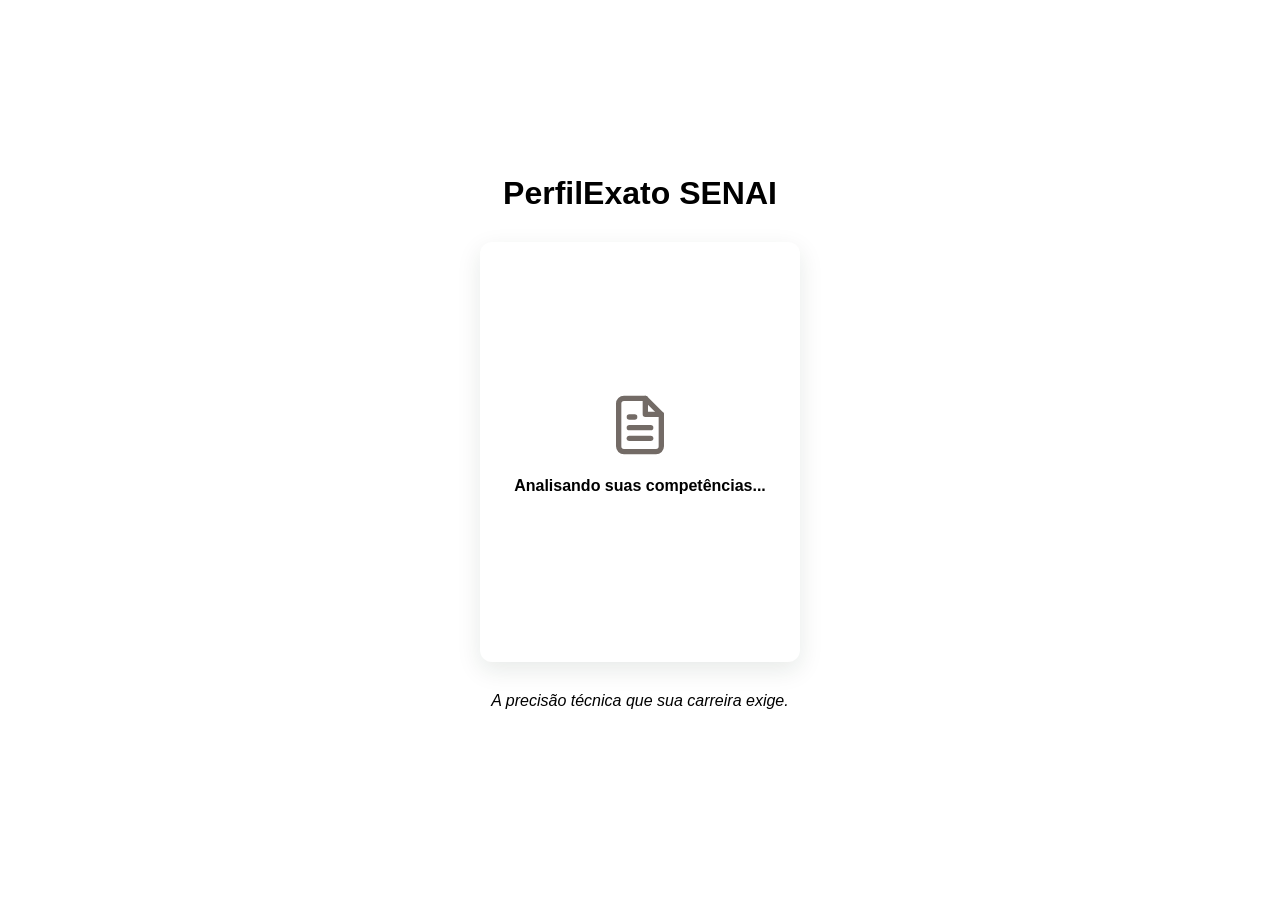
<file: scanner.html>
<!DOCTYPE html>
<html lang="pt-BR">
<head>
    <meta charset="UTF-8">
    <meta name="viewport" content="width=device-width, initial-scale=1.0">
    <title>PerfilExato SENAI - Analisando</title>
    <link rel="stylesheet" href="css/scanner.css">
    <link rel="shortcut icon" href="img/logo.png" type="image/x-icon">
</head>
<body>

    <div class="header">
        <h1>PerfilExato SENAI</h1>
    </div>

    <div class="scanner-card">
        <div class="scanner-line"></div>
        <svg width="64" height="64" viewBox="0 0 24 24" fill="none" stroke="#736B66" stroke-width="2" stroke-linecap="round" stroke-linejoin="round">
            <path d="M14 2H6a2 2 0 0 0-2 2v16a2 2 0 0 0 2 2h12a2 2 0 0 0 2-2V8z"></path>
            <polyline points="14 2 14 8 20 8"></polyline>
            <line x1="16" y1="13" x2="8" y2="13"></line>
            <line x1="16" y1="17" x2="8" y2="17"></line>
            <polyline points="10 9 9 9 8 9"></polyline>
        </svg>
        <p class="loading-text">Analisando suas competências...</p>
    </div>

    <p class="footer-text">A precisão técnica que sua carreira exige.</p>
<script src="js/script.js"></script>
</body>
</html>
</file>
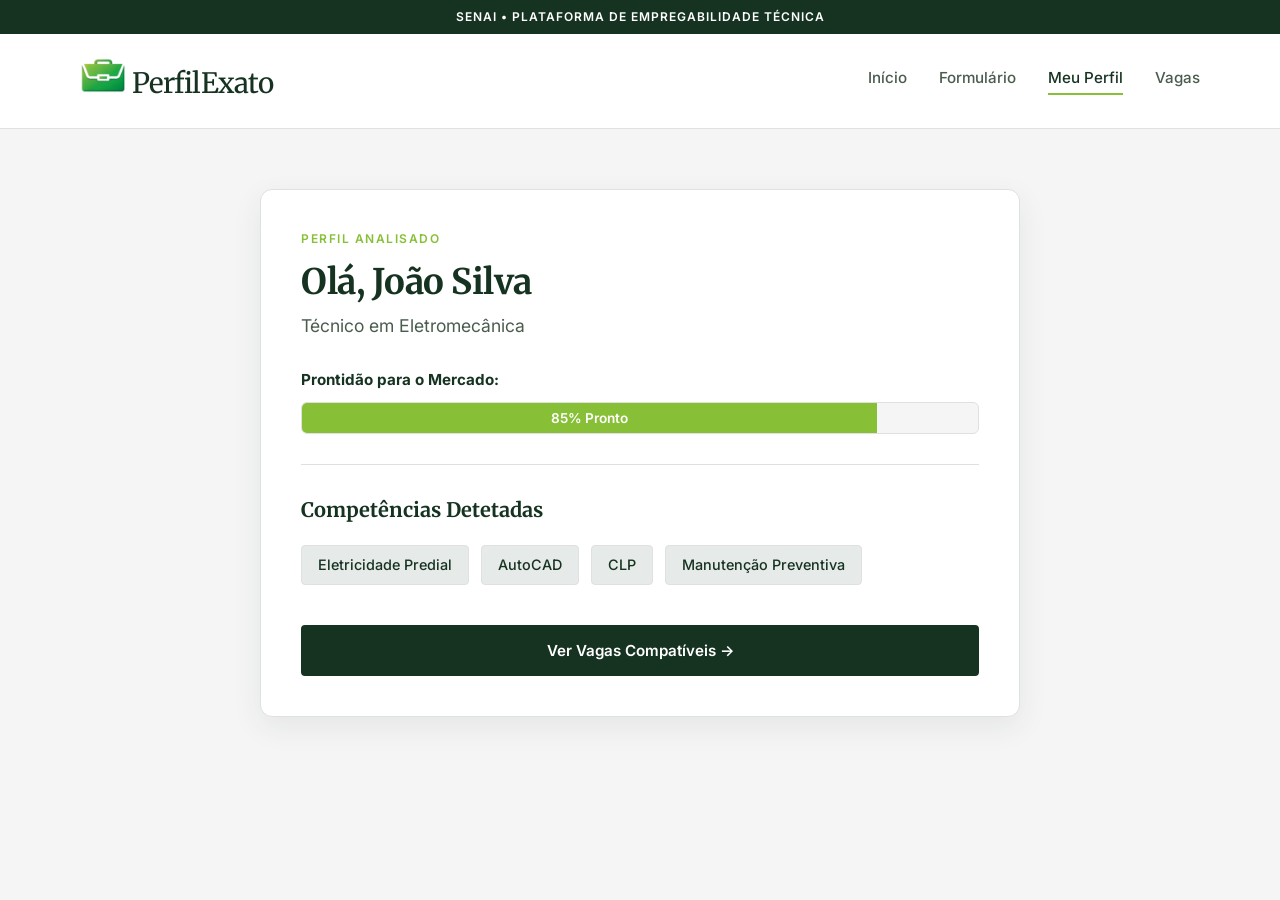
<file: frontend/dashboard.html>
<!DOCTYPE html>
<html lang="pt-BR">
<head>
    <meta charset="UTF-8">
    <meta name="viewport" content="width=device-width, initial-scale=1.0">
    <title>PerfilExato SENAI - Meu Dashboard</title>
    
    <link rel="preconnect" href="https://fonts.googleapis.com">
    <link rel="preconnect" href="https://fonts.gstatic.com" crossorigin>
    <link href="https://fonts.googleapis.com/css2?family=Merriweather:wght@700;900&family=Inter:wght@400;500;600&display=swap" rel="stylesheet">
    <link rel="stylesheet" href="css/global.css">
    <link rel="stylesheet" href="css/dashboard.css">
    
</head>
<body>

    <div class="top-bar">
        SENAI • PLATAFORMA DE EMPREGABILIDADE TÉCNICA
    </div>

    <header class="navbar">
        <div class="nav-container">
           <div class="logo">
                <img src="img/Logo.png" alt="Logo SENAI" class="logo-icone">
                PerfilExato
            </div>
            <nav class="nav-links">
                <a href="index.html">Início</a>
                <a href="formulario.html">Formulário</a>
                <a href="#" class="active">Meu Perfil</a>
                <a href="vagas.html">Vagas</a>
            </nav>
        </div>
    </header>

    <main class="dashboard-wrapper">
        <div class="dashboard-card">
            
            <div class="user-info">
                <p class="eyebrow">PERFIL ANALISADO</p>
                <h2>Olá, João Silva</h2>
                <p class="user-title">Técnico em Eletromecânica</p>
                
                <div class="readiness-section">
                    <p><strong>Prontidão para o Mercado:</strong></p>
                    <div class="match-bar-container">
                        <div class="match-bar">85% Pronto</div>
                    </div>
                </div>
            </div>

            <div class="skills-section">
                <h3>Competências Detetadas</h3>
                <div class="skills-container">
                    <span class="skill-tag">Eletricidade Predial</span>
                    <span class="skill-tag">AutoCAD</span>
                    <span class="skill-tag">CLP</span>
                    <span class="skill-tag">Manutenção Preventiva</span>
                </div>
                
                <button class="btn-primary">Ver Vagas Compatíveis &rarr;</button>
            </div>
            
        </div>
    </main>

    <script src="js/script.js"></script>
</body>
</html>
</file>
<file: css/global.css>
/* =========================================================
   1. VARIÁVEIS GLOBAIS (:root)
   ========================================================= */
:root {
    /* Paleta de Cores (Verde Industrial / Gelo) */
    --bg-light: #F5F5F5;             /* Cinza muito claro/Branco Gelo */
    --primary-green-dark: #163321;   /* Verde Floresta (Principal) */
    --accent-green-mid: #2D5A43;     /* Verde Médio (Hover/Foco) */
    --success-green-bright: #87C036; /* Verde Lima SENAI (Destaques) */
    
    --text-dark: #163321;            /* Verde Floresta para textos principais */
    --text-medium: #4A5C4E;          /* Cinza Esverdeado para textos secundários */
    --text-light: #FFFFFF;           /* Branco Puro */
    --border-color: #E0E0E0;         /* Cinza Neutro para bordas */
    
    /* Tipografia */
    --font-serif: 'Merriweather', serif;
    --font-sans: 'Inter', sans-serif;
}

/* =========================================================
   2. RESET BÁSICO E SCROLL
   ========================================================= */
*, *::before, *::after {
    box-sizing: border-box;
}

html, body {
    margin: 0;
    padding: 0;
    width: 100%;
    height: 100%;
    scrollbar-width: none; /* Oculta scrollbar no Firefox */
    -ms-overflow-style: none; /* Oculta scrollbar no IE e Edge */
}

html::-webkit-scrollbar, 
body::-webkit-scrollbar {
    display: none; /* Oculta scrollbar no Chrome, Safari e Opera */
}

/* =========================================================
   3. TIPOGRAFIA E BASE
   ========================================================= */
body {
    background-color: var(--bg-light);
    color: var(--text-dark);
    font-family: var(--font-sans);
    line-height: 1.5;
    -webkit-font-smoothing: antialiased;
    -moz-osx-font-smoothing: grayscale;
}

h1, h2, h3, h4, h5, h6 {
    font-family: var(--font-serif);
    color: var(--primary-green-dark);
    margin-top: 0;
}

a {
    text-decoration: none;
    color: inherit;
    transition: all 0.2s ease;
}

p {
    margin-top: 0;
    margin-bottom: 1rem;
}

/* =========================================================
   4. COMPONENTES COMUNS: TOPO E NAVEGAÇÃO
   ========================================================= */
/* Agrupa o botão Entrar e a Logo juntos no lado esquerdo */
.brand-area {
    display: flex;
    align-items: center;
    gap: 15px; /* Distância entre o botão e a logo */
}

/* Estilo do Botão Dinâmico de Login */
.btn-nav-login {
    font-family: var(--font-sans);
    font-weight: 600;
    font-size: 0.85rem;
    color: var(--primary-green-dark);
    border: 2px solid var(--primary-green-dark);
    padding: 6px 16px;
    border-radius: 6px;
    text-transform: uppercase;
    letter-spacing: 0.5px;
    transition: all 0.2s ease;
    display: none; /* Inicia oculto para o JS controlar */
    text-decoration: none;
}

.btn-nav-login:hover {
    background-color: var(--primary-green-dark);
    color: var(--text-light);
}

/* Responsividade: centraliza tudo no celular se a tela for pequena */
@media (max-width: 600px) {
    .brand-area {
        flex-direction: column-reverse; /* No mobile a logo fica em cima e o botão embaixo */
        gap: 10px;
    }
}
.top-bar {
    background-color: var(--primary-green-dark);
    color: var(--text-light);
    text-align: center;
    font-size: 0.75rem;
    font-weight: 600;
    letter-spacing: 1px;
    padding: 8px 0;
    text-transform: uppercase;
}

.navbar {
    border-bottom: 1px solid var(--border-color);
    background-color: #FFFFFF;
}

.nav-container {
    max-width: 1200px;
    margin: 0 auto;
    padding: 24px 40px;
    display: flex;
    justify-content: space-between;
    align-items: center;
}

.logo {
    font-family: var(--font-serif); /* Garante que o Logo usa Merriweather */
    font-size: 1.75rem;
    font-weight: 450;
    letter-spacing: -0.5px;
    color: var(--primary-green-dark);
    margin: 0;
}

.logo-icone {
    height: 35px; /* Ajuste a altura conforme o tamanho da sua imagem */
    width: auto;
    object-fit: contain;
}

.nav-links {
    display: flex;
    gap: 32px;
}

.nav-links a {
    font-family: var(--font-sans); /* Garante que vai usar a fonte Inter */
    font-weight: 500;
    font-size: 0.95rem;
    color: var(--text-medium);
    padding-bottom: 4px;
    border-bottom: 2px solid transparent;
    transition: all 0.2s ease;
}

/* Destaque Verde para a página ativa no menu */
.nav-links a.active {
    color: var(--primary-green-dark);
    border-bottom: 2px solid var(--success-green-bright);
}

.nav-links a:hover {
    color: var(--primary-green-dark);
    border-bottom: 2px solid var(--border-color);
}


/* =========================================================
   5. COMPONENTES COMUNS: RODAPÉ SIMPLES
   ========================================================= */
.footer-simple {
    text-align: center;
    padding: 40px 20px;
    background-color: var(--primary-green-dark);
    color: var(--text-light);
    font-size: 0.85rem;
    margin-top: auto; /* Ajuda a empurrar o rodapé para baixo se a página for curta */
}

/* =========================================================
   6. COMPONENTES GLOBAIS: SETA FLUTUANTE (SCROLL)
   ========================================================= */
.scroll-arrow {
    position: fixed;
    bottom: 30px;
    right: 30px;
    width: 50px;
    height: 50px;
    background-color: var(--primary-green-dark); 
    border-radius: 50%;
    display: flex;
    align-items: center;
    justify-content: center;
    box-shadow: 0 6px 15px rgba(22, 51, 33, 0.2);
    cursor: pointer;
    z-index: 1000; 
    opacity: 0.9;
    animation: bounceArrow 2s infinite;
}

.scroll-arrow:hover {
    opacity: 1;
    background-color: var(--accent-green-mid);
    transform: scale(1.1);
}

@keyframes bounceArrow {
    0%, 20%, 50%, 80%, 100% { transform: translateY(0); }
    40% { transform: translateY(-8px); }
    60% { transform: translateY(-4px); }
}

/* Responsividade Global Básica */
@media (max-width: 600px) {
    .nav-container {
        flex-direction: column;
        gap: 16px;
        padding: 16px 20px;
    }
    .scroll-arrow {
        width: 40px;
        height: 40px;
        bottom: 20px;
        right: 20px;
    }
}
</file>
<file: css/style.css>
/* =========================================================
   HERO SECTION (Banner Principal)
   ========================================================= */
.hero {
    padding: 80px 40px;
}

.hero-container {
    max-width: 1200px;
    margin: 0 auto;
    display: flex;
    justify-content: space-between;
    align-items: center; 
    gap: 60px;
}

.hero-text {
    flex: 1;
    max-width: 550px;
}

.eyebrow {
    font-size: 0.75rem;
    font-weight: 600;
    letter-spacing: 1.5px;
    color: var(--text-medium);
    margin-bottom: 16px;
    text-transform: uppercase;
}

.hero h1 {
    font-size: 4rem;
    line-height: 1.1;
    letter-spacing: -1.5px;
    margin-bottom: 24px;
}

.description {
    font-size: 1.125rem;
    color: var(--text-medium);
    margin-bottom: 40px;
    max-width: 500px;
}

/* Botões */
.hero-buttons {
    display: flex;
    gap: 16px;
}

.btn {
    display: inline-block;
    padding: 14px 28px;
    border-radius: 6px;
    font-weight: 600;
    font-size: 0.95rem;
    cursor: pointer;
    transition: all 0.2s;
    text-align: center;
}

.btn-dark {
    background-color: var(--primary-green-dark);
    color: var(--text-light);
    border: 2px solid var(--primary-green-dark);
}

.btn-dark:hover {
    background-color: var(--accent-green-mid); /* Ajustado para a cor de hover global */
}

.btn-outline {
    background-color: transparent;
    color: var(--text-dark);
    border: 2px solid var(--text-dark);
}

.btn-outline:hover {
    background-color: rgba(22, 51, 33, 0.05);
}

.btn-large {
    font-size: 1.1rem;
    padding: 18px 32px;
    width: 100%;
    box-sizing: border-box;
    display: block;
}

/* Nova Caixa de Chamada (Substitui o Upload) */
.hero-visual {
    flex: 1;
    display: flex;
    justify-content: flex-end;
}

.profile-cta-box {
    width: 100%;
    max-width: 450px;
    border: 1px solid var(--border-color);
    border-radius: 16px;
    padding: 50px 40px;
    text-align: center;
    background-color: #FFFFFF;
    box-shadow: 0 20px 40px rgba(22, 51, 33, 0.08);
}

.profile-cta-box h2 {
    font-family: var(--font-serif);
    font-size: 1.8rem;
    margin-bottom: 16px;
    letter-spacing: -0.5px;
}

.profile-cta-box p {
    color: var(--text-medium);
    margin-bottom: 32px;
    font-size: 1.05rem;
    line-height: 1.5;
}

/* =========================================================
   FUNCIONALIDADES
   ========================================================= */
.divider {
    max-width: 1200px;
    margin: 0 auto;
    height: 1px;
    background-color: var(--border-color);
}

.features {
    max-width: 1200px;
    margin: 0 auto;
    padding: 80px 40px;
}

.features-header {
    margin-bottom: 60px;
}

.features-header h2 {
    font-size: 2.5rem;
    letter-spacing: -1px;
    margin-bottom: 8px;
}

.features-header p {
    font-size: 1.1rem;
    color: var(--text-medium);
}

.features-grid {
    display: grid;
    grid-template-columns: repeat(3, 1fr);
    gap: 60px;
}

.feature-number {
    display: flex;
    align-items: center;
    font-weight: 700;
    color: var(--text-medium);
    font-size: 0.9rem;
    margin-bottom: 24px;
}

.feature-number::before {
    content: '';
    display: inline-block;
    width: 3px;
    height: 24px;
    background-color: var(--success-green-bright);
    margin-right: 12px;
}

.feature-card h3 {
    font-size: 1.5rem;
    margin-bottom: 16px;
    letter-spacing: -0.5px;
}

.feature-card p {
    color: var(--text-medium);
    font-size: 0.95rem;
}

/* =========================================================
   MEETING BANNER (Transição Features -> CTA)
   ========================================================= */
#meeting-banner {
    width: 100%;
    background-color: var(--bg-light); 
    overflow: hidden;
    margin: 0; 
}

#meeting-banner .container-full {
    width: 100%;
    max-width: 100%; 
}

.meeting-img {
    width: 100%;
    height: 450px; 
    object-fit: cover; 
    object-position: center 30%; 
    display: block;
}

/* =========================================================
   BLOCO ESCURO INFERIOR (CTA + RODAPÉ COMPLETO)
   ========================================================= */
.dark-wrapper {
    background-color: var(--primary-green-dark);
    color: var(--text-light);
}

.cta {
    max-width: 800px;
    margin: 0 auto;
    text-align: center;
    padding: 100px 20px 80px;
}

.cta h2 {
    color: var(--text-light);
    font-size: 3rem;
    letter-spacing: -1.5px;
    margin-bottom: 16px;
}

.cta p {
    font-size: 1.1rem;
    color: #CCCCCC; 
    margin-bottom: 40px;
}

.btn-light {
    background-color: var(--success-green-bright); 
    color: var(--primary-green-dark);
    border: 2px solid var(--success-green-bright);
    font-weight: 700;
}

.btn-light:hover {
    background-color: #9bd644;
    border-color: #9bd644;
}

.footer {
    max-width: 1200px;
    margin: 0 auto;
    padding: 0 40px 40px;
}

.footer-grid {
    display: grid;
    grid-template-columns: 2fr 1fr 1fr;
    gap: 60px;
    border-top: 1px solid rgba(255, 255, 255, 0.1); 
    padding-top: 60px;
    margin-bottom: 40px;
}

.footer-logo {
    font-size: 1.5rem;
    font-weight: 900;
    margin-bottom: 16px;
    color: var(--text-light);
    font-family: var(--font-serif);
}

.footer-brand p {
    color: #CCCCCC; 
    font-size: 0.9rem;
    max-width: 320px;
}

.footer h4 {
    font-size: 0.75rem;
    font-family: var(--font-sans);
    letter-spacing: 1px;
    color: var(--text-light);
    margin-bottom: 24px;
}

.footer-nav, .footer-contact {
    display: flex;
    flex-direction: column;
    gap: 12px;
}

.footer-nav a, .footer-contact p {
    color: #CCCCCC; 
    font-size: 0.9rem;
    margin: 0;
}

.footer-nav a:hover {
    color: var(--success-green-bright); 
}

.footer-bottom {
    border-top: 1px solid rgba(255, 255, 255, 0.1); 
    padding-top: 24px;
    text-align: center;
}

.footer-bottom p {
    margin: 0;
    color: #999999; 
    font-size: 0.8rem;
}

/* =========================================================
   RESPONSIVIDADE (Tablets e Telemóveis)
   ========================================================= */
@media (max-width: 900px) {
    .hero-container, .features-grid, .footer-grid {
        flex-direction: column;
        grid-template-columns: 1fr;
        gap: 40px;
    }
    
    .hero h1 {
        font-size: 3rem;
    }
    
    .hero-visual {
        align-items: center;
        width: 100%;
    }
    
    .meeting-img {
        height: 300px; 
    }
}

@media (max-width: 600px) {
    .meeting-img {
        height: 200px; 
    }
}
</file>
<file: css/login.css>
/* =========================================
   ESTRUTURA GERAL (AUTENTICAÇÃO COM FUNDO)
   ========================================= */

.login-body {
    position: relative; /* Necessário para ancorar o fundo opaco */
    background-color: #f8fafc; /* O fundo cinza limpo de base */
    display: flex;
    justify-content: center;
    align-items: center;
    min-height: 100vh;
    margin: 0;
    font-family: 'Inter', sans-serif;
    padding: 20px;
    box-sizing: border-box;
    overflow-x: hidden;
}

/* 🖼️ Efeito de Foto de Fundo Opaca */
.login-body::before {
    content: "";
    position: fixed;
    top: 0;
    left: 0;
    width: 100%;
    height: 100%;
    
    /* Caminho corrigido para sair da pasta css/ e buscar a foto na img/ */
    background-image: url('../img/pauta-de-reuniao.png'); 
    background-size: cover;
    background-position: center;
    background-repeat: no-repeat;
    
    /* Controle a opacidade aqui: 0.15 significa 15% de visibilidade */
    opacity: 0.15; 
    
    /* Camada intermediária: fica na frente do cinza, mas atrás do formulário */
    z-index: 1; 
    pointer-events: none; /* Evita que o fundo bloqueie cliques nos campos */
}

/* 📦 O Card do Formulário Branco */
.login-container {
    position: relative; /* Ativa o contexto para o z-index funcionar */
    z-index: 2; /* Fica no topo de todas as camadas, flutuando sobre o fundo */
    
    background-color: #ffffff;
    padding: 40px;
    border-radius: 12px;
    box-shadow: 0 20px 40px rgba(0, 0, 0, 0.05); /* Sombra suave */
    width: 100%;
    max-width: 440px; 
    border-top: 6px solid #2e7d32; /* Identidade Verde PerfilExato */
    box-sizing: border-box;
}

/* =========================================
   BRANDING E TEXTOS
   ========================================= */

.login-logo {
    display: flex;
    align-items: center;
    justify-content: center;
    gap: 10px;
    margin-bottom: 12px;
    font-family: 'Merriweather', serif;
    font-size: 1.25rem;
    font-weight: 900;
    color: #1A1A1A;
}

.logo-icone-login {
    height: 32px;
    width: auto;
}

.form-box h2 {
    font-family: 'Inter', sans-serif;
    font-weight: 700;
    font-size: 1.4rem;
    color: #1E293B;
    text-align: center;
    margin-top: 0;
    margin-bottom: 28px;
}

/* =========================================
   CAMPOS DE ENTRADA (INPUTS)
   ========================================= */

.input-group {
    margin-bottom: 20px;
    text-align: left;
}

.input-group label {
    display: block;
    margin-bottom: 6px;
    font-weight: 500;
    color: #475569;
    font-size: 0.9rem;
}

.input-group input {
    width: 100%;
    padding: 12px 16px;
    border: 1.5px solid #E2E8F0;
    border-radius: 8px; 
    box-sizing: border-box;
    font-size: 0.95rem;
    background-color: #F8FAFC;
    color: #1E293B;
    transition: all 0.2s ease;
}

.input-group input::placeholder {
    color: #94A3B8;
}

/* Foco nos Inputs com Brilho Verde */
.input-group input:focus {
    border-color: #2e7d32;
    background-color: #ffffff;
    outline: none;
    box-shadow: 0 0 0 4px rgba(46, 125, 50, 0.15);
}

/* =========================================
   BOTÕES DE SUBMISSÃO E AÇÃO
   ========================================= */

/* Botão Principal (Entrar / Criar Conta) */
.btn-auth-submit {
    width: 100%;
    margin-top: 8px;
    background-color: #2e7d32; 
    color: #ffffff;
    border: none;
    padding: 14px 20px;
    font-size: 1rem;
    font-weight: 600;
    border-radius: 8px;
    cursor: pointer;
    transition: all 0.2s ease;
}

.btn-auth-submit:hover {
    background-color: #1b5e20; 
    transform: translateY(-1px);
}

.btn-auth-submit:active {
    transform: translateY(1px);
    transform: scale(0.98); 
}

/* Botão Secundário (Voltar para o início) */
.btn-auth-secondary {
    display: block;
    width: 100%;
    margin-top: 12px;
    background-color: transparent;
    border: 1.5px solid #2e7d32;
    color: #2e7d32;
    padding: 12.5px 20px; 
    font-size: 1rem;
    font-weight: 600;
    border-radius: 8px;
    text-align: center;
    text-decoration: none;
    box-sizing: border-box;
    cursor: pointer;
    transition: all 0.2s ease;
}

.btn-auth-secondary:hover {
    background-color: rgba(46, 125, 50, 0.05); 
    transform: translateY(-1px);
}

.btn-auth-secondary:active {
    transform: translateY(1px);
    transform: scale(0.98);
}

/* =========================================
   LINKS DE TRANSIÇÃO (RODAPÉ)
   ========================================= */

.toggle-text {
    text-align: center;
    margin-top: 24px;
    color: #64748B;
    font-size: 0.9rem;
    border-top: 1px solid #E2E8F0;
    padding-top: 20px;
}

.toggle-link {
    color: #2e7d32;
    font-weight: 600;
    text-decoration: none;
    transition: color 0.2s ease;
}

.toggle-link:hover {
    color: #1b5e20;
    text-decoration: underline;
}
/* =========================================
   MENSAGENS DE ALERTA (ERRO E SUCESSO)
   ========================================= */

/* Caixa de Alerta Base */
.alert-box {
    padding: 12px 16px;
    border-radius: 8px;
    font-size: 0.875rem;
    font-weight: 500;
    margin-bottom: 20px;
    text-align: center;
    box-sizing: border-box;
    animation: fadeIn 0.3s ease;
}

/* 🔴 Erro (Vermelho Pastel) */
.alert-error {
    background-color: #fde8e8;
    color: #9b1c1c;
    border: 1px solid #f8b4b4;
}

/* 🟢 Sucesso (Verde Soft) */
.alert-success {
    background-color: #e8f5e9;
    color: #1b5e20;
    border: 1px solid #a5d6a7;
}

/* Borda Vermelha nos Inputs quando houver erro */
.input-group input.input-error {
    border-color: #e02424;
    background-color: #fdf2f2;
}

.input-group input.input-error:focus {
    border-color: #e02424;
    box-shadow: 0 0 0 4px rgba(224, 36, 36, 0.15);
}

/* Animação suave de entrada do alerta */
@keyframes fadeIn {
    from { opacity: 0; transform: translateY(-5px); }
    to { opacity: 1; transform: translateY(0); }
}
</file>
<file: css/dashboard.css>
/* =========================================================
   VARIÁVEIS GLOBAIS (Idênticas ao style.css)
   ========================================================= */
:root {
    --bg-light: #F4F1EA;
    --bg-dark: #3A2E24;
    --text-dark: #3A2E24;
    --text-medium: #6B5E51;
    --text-light: #F4F1EA;
    --border-color: #D1C7B7;
    
    --font-serif: 'Merriweather', serif;
    --font-sans: 'Inter', sans-serif;
}

body {
    margin: 0;
    padding: 0;
    background-color: var(--bg-light);
    color: var(--text-dark);
    font-family: var(--font-sans);
    line-height: 1.5;
    -webkit-font-smoothing: antialiased;
}

h1, h2, h3, .logo {
    font-family: var(--font-serif);
    color: var(--text-dark);
    margin: 0;
}

a {
    text-decoration: none;
    color: inherit;
}

/* =========================================================
   TOPO E NAVEGAÇÃO
   ========================================================= */
.top-bar {
    background-color: var(--bg-dark);
    color: var(--text-light);
    text-align: center;
    font-size: 0.75rem;
    font-weight: 600;
    letter-spacing: 1px;
    padding: 8px 0;
    text-transform: uppercase;
}

.navbar {
    border-bottom: 1px solid var(--border-color);
    background-color: var(--bg-light);
}

.nav-container {
    max-width: 1200px;
    margin: 0 auto;
    padding: 24px 40px;
    display: flex;
    justify-content: space-between;
    align-items: center;
}

.logo {
    font-size: 1.75rem;
    font-weight: 900;
    letter-spacing: -0.5px;
}

.nav-links {
    display: flex;
    gap: 32px;
}

.nav-links a {
    font-weight: 500;
    font-size: 0.95rem;
    color: var(--text-medium);
    padding-bottom: 4px;
    border-bottom: 2px solid transparent;
    transition: all 0.2s;
}

.nav-links a.active {
    color: var(--text-dark);
    border-bottom: 2px solid var(--text-dark);
}

.nav-links a:hover {
    color: var(--text-dark);
    border-bottom: 2px solid var(--border-color); /* Linha aparece clarinha no hover */
}

/* =========================================================
   DASHBOARD CARD
   ========================================================= */
.dashboard-wrapper {
    max-width: 800px;
    margin: 60px auto;
    padding: 0 20px;
}

.dashboard-card {
    background-color: #FFFFFF;
    border: 1px solid var(--border-color);
    border-radius: 12px;
    padding: 40px;
    box-shadow: 0 10px 30px rgba(58, 46, 36, 0.05);
}

.user-info {
    border-bottom: 1px solid var(--border-color);
    padding-bottom: 30px;
    margin-bottom: 30px;
}

.eyebrow {
    font-size: 0.75rem;
    font-weight: 600;
    letter-spacing: 1.5px;
    color: var(--text-medium);
    margin-bottom: 8px;
}

.user-info h2 {
    font-size: 2.2rem;
    letter-spacing: -0.5px;
    margin-bottom: 4px;
}

.user-title {
    font-size: 1.1rem;
    color: var(--text-medium);
    margin-top: 0;
}

/* Barra de Progresso */
.readiness-section {
    margin-top: 30px;
}

.readiness-section p {
    margin-bottom: 10px;
    font-size: 0.95rem;
}

.match-bar-container {
    background-color: var(--bg-light);
    border-radius: 6px;
    height: 32px;
    width: 100%;
    overflow: hidden;
    border: 1px solid var(--border-color);
}

.match-bar {
    background-color: var(--bg-dark);
    height: 100%;
    width: 85%;
    display: flex;
    align-items: center;
    justify-content: center;
    color: var(--text-light);
    font-size: 0.85rem;
    font-weight: 600;
}

/* Secção de Competências */
.skills-section h3 {
    font-size: 1.25rem;
    margin-bottom: 20px;
}

.skills-container {
    display: flex;
    flex-wrap: wrap;
    gap: 12px;
    margin-bottom: 40px;
}

.skill-tag {
    background-color: var(--bg-light);
    color: var(--text-dark);
    border: 1px solid var(--border-color);
    padding: 8px 16px;
    border-radius: 4px;
    font-size: 0.9rem;
    font-weight: 500;
}

/* Botão */
.btn-primary {
    background-color: var(--bg-dark);
    color: var(--text-light);
    border: 2px solid var(--bg-dark);
    padding: 14px 28px;
    border-radius: 4px;
    font-family: var(--font-sans);
    font-weight: 600;
    font-size: 0.95rem;
    cursor: pointer;
    transition: all 0.2s;
    display: inline-block;
    width: 100%;
    text-align: center;
}

.btn-primary:hover {
    background-color: #2a2018;
}

/* Responsividade */
@media (max-width: 600px) {
    .dashboard-card {
        padding: 24px;
    }
    
    .user-info h2 {
        font-size: 1.8rem;
    }
}
</file>
<file: css/formulario.css>
/* =========================================================
   FORMULÁRIO
   ========================================================= */
.form-wrapper {
    padding: 60px 20px;
    display: flex;
    justify-content: center;
}

.form-container {
    background-color: #FFFFFF;
    width: 100%;
    max-width: 650px;
    padding: 50px;
    border-radius: 12px;
    border: 1px solid var(--border-color);
    box-shadow: 0 10px 30px rgba(22, 51, 33, 0.05);
}

.form-header {
    text-align: center;
    margin-bottom: 40px;
}

.form-header h1 {
    font-size: 2.2rem;
    letter-spacing: -0.5px;
    margin-bottom: 12px;
}

.form-header p {
    color: var(--text-medium);
    font-size: 1.05rem;
}

.form-group {
    margin-bottom: 30px;
}

.form-group label {
    display: block;
    font-weight: 600;
    margin-bottom: 8px;
    font-size: 0.95rem;
    color: var(--primary-green-dark); /* Usando a variável do global.css */
}

.help-text {
    font-size: 0.85rem;
    color: var(--text-medium);
    margin-top: -4px;
    margin-bottom: 16px;
}

/* Inputs de Texto, Email e Select */
input[type="text"],
input[type="email"],
select {
    width: 100%;
    padding: 14px 16px;
    border: 1px solid var(--border-color);
    border-radius: 6px;
    background-color: #FAFAFA;
    font-family: var(--font-sans);
    font-size: 1rem;
    color: var(--text-dark);
    box-sizing: border-box;
    transition: all 0.2s;
}

input[type="text"]:focus,
input[type="email"]:focus,
select:focus {
    outline: none;
    border-color: var(--accent-green-mid); /* Usando a variável do global.css */
    background-color: #FFFFFF;
    box-shadow: 0 0 0 3px rgba(45, 90, 67, 0.1);
}

/* =========================================================
   GRELHA DE COMPETÊNCIAS (Tags Selecionáveis)
   ========================================================= */
.skills-grid {
    display: flex;
    flex-wrap: wrap;
    gap: 12px;
}

.skill-item input[type="checkbox"],
.skill-item input[type="radio"] {
    display: none; 
}

.skill-item label {
    display: inline-block;
    padding: 10px 18px;
    border: 1px solid var(--border-color);
    border-radius: 8px;
    background-color: #FFFFFF;
    color: var(--text-medium);
    font-weight: 500;
    font-size: 0.95rem;
    cursor: pointer;
    transition: all 0.2s ease;
    user-select: none;
    margin: 0;
}

.skill-item label:hover {
    border-color: var(--accent-green-mid);
    color: var(--primary-green-dark);
    background-color: rgba(135, 192, 54, 0.05);
}

/* ESTADO SELECIONADO: Verde Floresta com sombra */
.skill-item input[type="checkbox"]:checked + label,
.skill-item input[type="radio"]:checked + label {
    background-color: var(--primary-green-dark);
    color: var(--text-light);
    border-color: var(--primary-green-dark);
    box-shadow: 0 4px 10px rgba(22, 51, 33, 0.2);
}

/* =========================================================
   BOTÃO DE SUBMISSÃO
   ========================================================= */
.form-actions {
    margin-top: 40px;
    text-align: center;
}

.btn-submit {
    background-color: var(--primary-green-dark);
    color: var(--text-light);
    border: none;
    padding: 18px 40px;
    font-size: 1.1rem;
    font-weight: 600;
    border-radius: 6px;
    cursor: pointer;
    transition: all 0.3s ease;
    width: 100%;
    font-family: var(--font-sans);
}

.btn-submit:hover {
    background-color: var(--accent-green-mid);
    transform: translateY(-2px);
    box-shadow: 0 5px 15px rgba(22, 51, 33, 0.2);
}

/* =========================================================
   RESPONSIVIDADE ESPECÍFICA DO FORMULÁRIO
   ========================================================= */
@media (max-width: 600px) {
    .form-container { 
        padding: 30px 20px; 
    }
}
/* Transição suave nos campos com erro */
.input-group input, .form-group select {
    transition: border-color 0.2s ease;
}

/* Mensagens de erro abaixo dos inputs */
.field-error-msg {
    color: #d32f2f;
    font-size: 0.82rem;
    margin-top: 4px;
    font-weight: 500;
}
</file>
<file: css/perfil.css>
/* =========================================================
   CONFIGURAÇÕES GERAIS E FONTES
   ========================================================= */
@import url('https://fonts.googleapis.com/css2?family=Inter:wght@400;500;600;700&display=swap');

.dashboard-wrapper {
    font-family: 'Inter', sans-serif;
    max-width: 900px;
    margin: 40px auto;
    padding: 0 20px;
    color: #333;
}

/* Card Principal */
.dashboard-card {
    background-color: #FFFFFF;
    border-radius: 12px;
    padding: 40px;
    box-shadow: 0 10px 30px rgba(0, 0, 0, 0.08);
    border: 1px solid #eee;
}

/* Mensagem de Perfil Vazio */
.empty-state {
    text-align: center;
    padding: 60px 20px;
}

/* =========================================================
   HEADER DO PERFIL
   ========================================================= */
.profile-header {
    display: flex;
    align-items: center;
    gap: 20px;
    margin-bottom: 35px;
    border-bottom: 2px solid #f5f5f5;
    padding-bottom: 25px;
}

.avatar {
    width: 70px;
    height: 70px;
    background: #d32f2f; /* Vermelho SENAI */
    color: white;
    font-size: 1.8rem;
    font-weight: bold;
    display: flex;
    align-items: center;
    justify-content: center;
    border-radius: 50%;
}

.user-meta h1 {
    font-size: 1.8rem;
    margin: 0;
    color: #1a1a1a;
}

.eyebrow {
    font-size: 0.7rem;
    font-weight: 700;
    letter-spacing: 1.2px;
    color: #d32f2f;
    text-transform: uppercase;
    margin-bottom: 4px;
}

/* =========================================================
   GRADE DE INFORMAÇÕES (Curso, CPF, CEP, etc)
   ========================================================= */
.info-grid {
    display: grid;
    grid-template-columns: repeat(2, 1fr);
    gap: 25px;
    margin-bottom: 40px;
}

.info-group label {
    display: block;
    font-size: 0.8rem;
    font-weight: 600;
    color: #888; /* Cinza para os rótulos */
    text-transform: uppercase;
    margin-bottom: 6px;
}

.info-group p {
    font-size: 1rem;
    font-weight: 500;
    color: #2c3e50; /* Cor padrão harmonizada para todos os dados */
    margin: 0;
}

/* =========================================================
   BARRA DE PRONTIDÃO
   ========================================================= */
.readiness-box {
    background: #fcfcfc;
    border: 1px solid #eee;
    padding: 25px;
    border-radius: 10px;
    margin-bottom: 40px;
}

.readiness-header {
    display: flex;
    justify-content: space-between;
    font-weight: 700;
    font-size: 0.95rem;
    margin-bottom: 12px;
}

.progress-container {
    height: 14px;
    background: #e0e0e0;
    border-radius: 7px;
    overflow: hidden;
}

.progress-bar {
    height: 100%;
    transition: width 1.5s cubic-bezier(0.1, 0, 0, 1);
}

/* =========================================================
   COMPETÊNCIAS (TAGS)
   ========================================================= */
.skills-wrapper {
    display: grid;
    grid-template-columns: 1fr 1fr;
    gap: 30px;
}

.skill-column h3 {
    font-size: 1rem;
    margin-bottom: 15px;
    color: #444;
    display: flex;
    align-items: center;
    gap: 8px;
}

.tags-flex {
    display: flex;
    flex-wrap: wrap;
    gap: 10px;
}

.tag-skill {
    padding: 7px 14px;
    border-radius: 6px;
    font-size: 0.85rem;
    font-weight: 600;
    border: 1px solid transparent;
}

.tag-skill.hard {
    background: #f0f2f1;
    color: #2c3e50;
    border-color: #d1d8d5;
}

.tag-skill.soft {
    background: #e3f2fd;
    color: #1565c0;
    border-color: #bbdefb;
}

.no-data {
    color: #999;
    font-size: 0.85rem;
    font-style: italic;
}

/* =========================================================
   BOTÕES E FOOTER
   ========================================================= */
.profile-footer {
    text-align: center;
    margin-top: 50px;
    padding-top: 20px;
    border-top: 1px solid #f5f5f5;
}

.btn-success-large {
    background-color: #2e7d32;
    color: white;
    padding: 16px 50px;
    border-radius: 8px;
    text-decoration: none;
    font-weight: 700;
    font-size: 1rem;
    display: inline-block;
    transition: all 0.3s ease;
    box-shadow: 0 4px 12px rgba(46, 125, 50, 0.2);
    border: none;
     width: 100%;
}

.btn-success-large:hover {
    background-color: #1b5e20;
    transform: translateY(-2px);
    box-shadow: 0 6px 20px rgba(46, 125, 50, 0.3);
}

/* Responsividade */
@media (max-width: 650px) {
    .info-grid, .skills-wrapper {
        grid-template-columns: 1fr;
    }
    
    .profile-header {
        flex-direction: column;
        text-align: center;
    }
}
.btn-logout {
    background-color: #d32f2f; /* Vermelho padrão */
    color: white;
    padding: 16px 50px; /* Exatamente o mesmo tamanho do botão de vagas */
    border-radius: 8px;
    text-decoration: none;
    font-weight: 700;
    font-size: 1rem;
    display: inline-block; /* Mantém o mesmo comportamento de bloco */
    transition: all 0.3s ease; /* Mesma animação suave */
    box-shadow: 0 4px 12px rgba(211, 47, 47, 0.2); /* Sombra avermelhada */
    border: none;
    cursor: pointer;
    margin-top: 15px; /* Espaço para não ficar grudado no botão de Ver Vagas */
    width: 100%; /* Opcional: Garante que os botões tenham a mesma largura se estiverem em uma coluna. Se quiser que fiquem lado a lado, remova esta linha. */
}

.btn-logout:hover {
    background-color: #b71c1c; /* Vermelho mais escuro no hover */
    transform: translateY(-2px); /* O mesmo efeitinho de pular pra cima */
    box-shadow: 0 6px 20px rgba(211, 47, 47, 0.3); /* Sombra mais forte no hover */
}
</file>
<file: css/scanner.css>
body {
    background-color: var(--bg-light);
    color: var(--text-medium);
    font-family: 'Segoe UI', Tahoma, Geneva, Verdana, sans-serif;
    display: flex;
    flex-direction: column;
    align-items: center;
    justify-content: center;
    height: 100vh;
    margin: 0;
}

.header {
    text-align: center;
    margin-bottom: 30px;
}

h1 {
    color: var(--primary-green-dark);
    margin: 0;
    font-size: 2rem;
}

.scanner-card {
    background-color: #ffffff;
    width: 320px;
    height: 420px;
    border-radius: 12px;
    box-shadow: 0 8px 24px rgba(22, 51, 33, 0.1); /* Sombra atualizada para o tom de verde */
    position: relative;
    overflow: hidden;
    display: flex;
    flex-direction: column;
    align-items: center;
    justify-content: center;
    border: 1px solid var(--border-color);
}

.scanner-line {
    width: 100%;
    height: 3px;
    background-color: var(--success-green-bright); /* Efeito laser no Verde Lima */
    position: absolute;
    top: 0;
    box-shadow: 0 0 10px var(--success-green-bright);
    animation: scan 2s infinite ease-in-out alternate;
}

@keyframes scan {
    0% { top: 0; }
    100% { top: 100%; }
}

.loading-text {
    font-weight: bold;
    color: var(--primary-green-dark);
    margin-top: 20px;
}

.footer-text {
    margin-top: 30px;
    font-style: italic;
    color: var(--text-medium);
}
</file>
<file: frontend/css/global.css>
/* =========================================================
   1. VARIÁVEIS GLOBAIS (:root)
   ========================================================= */
:root {
    /* Paleta de Cores (Verde Industrial / Gelo) */
    --bg-light: #F5F5F5;             /* Cinza muito claro/Branco Gelo */
    --primary-green-dark: #163321;   /* Verde Floresta (Principal) */
    --accent-green-mid: #2D5A43;     /* Verde Médio (Hover/Foco) */
    --success-green-bright: #87C036; /* Verde Lima SENAI (Destaques) */
    
    --text-dark: #163321;            /* Verde Floresta para textos principais */
    --text-medium: #4A5C4E;          /* Cinza Esverdeado para textos secundários */
    --text-light: #FFFFFF;           /* Branco Puro */
    --border-color: #E0E0E0;         /* Cinza Neutro para bordas */
    
    /* Tipografia */
    --font-serif: 'Merriweather', serif;
    --font-sans: 'Inter', sans-serif;
}

/* =========================================================
   2. RESET BÁSICO E SCROLL
   ========================================================= */
*, *::before, *::after {
    box-sizing: border-box;
}

html, body {
    margin: 0;
    padding: 0;
    width: 100%;
    height: 100%;
    scrollbar-width: none; /* Oculta scrollbar no Firefox */
    -ms-overflow-style: none; /* Oculta scrollbar no IE e Edge */
}

html::-webkit-scrollbar, 
body::-webkit-scrollbar {
    display: none; /* Oculta scrollbar no Chrome, Safari e Opera */
}

/* =========================================================
   3. TIPOGRAFIA E BASE
   ========================================================= */
body {
    background-color: var(--bg-light);
    color: var(--text-dark);
    font-family: var(--font-sans);
    line-height: 1.5;
    -webkit-font-smoothing: antialiased;
    -moz-osx-font-smoothing: grayscale;
}

h1, h2, h3, h4, h5, h6 {
    font-family: var(--font-serif);
    color: var(--primary-green-dark);
    margin-top: 0;
}

a {
    text-decoration: none;
    color: inherit;
    transition: all 0.2s ease;
}

p {
    margin-top: 0;
    margin-bottom: 1rem;
}

/* =========================================================
   4. COMPONENTES COMUNS: TOPO E NAVEGAÇÃO
   ========================================================= */
/* Agrupa o botão Entrar e a Logo juntos no lado esquerdo */
.brand-area {
    display: flex;
    align-items: center;
    gap: 15px; /* Distância entre o botão e a logo */
}

/* Estilo do Botão Dinâmico de Login */
.btn-nav-login {
    font-family: var(--font-sans);
    font-weight: 600;
    font-size: 0.85rem;
    color: var(--primary-green-dark);
    border: 2px solid var(--primary-green-dark);
    padding: 6px 16px;
    border-radius: 6px;
    text-transform: uppercase;
    letter-spacing: 0.5px;
    transition: all 0.2s ease;
    display: none; /* Inicia oculto para o JS controlar */
    text-decoration: none;
}

.btn-nav-login:hover {
    background-color: var(--primary-green-dark);
    color: var(--text-light);
}

/* Responsividade: centraliza tudo no celular se a tela for pequena */
@media (max-width: 600px) {
    .brand-area {
        flex-direction: column-reverse; /* No mobile a logo fica em cima e o botão embaixo */
        gap: 10px;
    }
}
.top-bar {
    background-color: var(--primary-green-dark);
    color: var(--text-light);
    text-align: center;
    font-size: 0.75rem;
    font-weight: 600;
    letter-spacing: 1px;
    padding: 8px 0;
    text-transform: uppercase;
}

.navbar {
    border-bottom: 1px solid var(--border-color);
    background-color: #FFFFFF;
}

.nav-container {
    max-width: 1200px;
    margin: 0 auto;
    padding: 24px 40px;
    display: flex;
    justify-content: space-between;
    align-items: center;
}

.logo {
    font-family: var(--font-serif); /* Garante que o Logo usa Merriweather */
    font-size: 1.75rem;
    font-weight: 450;
    letter-spacing: -0.5px;
    color: var(--primary-green-dark);
    margin: 0;
}

.logo-icone {
    height: 35px; /* Ajuste a altura conforme o tamanho da sua imagem */
    width: auto;
    object-fit: contain;
}

.nav-links {
    display: flex;
    gap: 32px;
}

.nav-links a {
    font-family: var(--font-sans); /* Garante que vai usar a fonte Inter */
    font-weight: 500;
    font-size: 0.95rem;
    color: var(--text-medium);
    padding-bottom: 4px;
    border-bottom: 2px solid transparent;
    transition: all 0.2s ease;
}

/* Destaque Verde para a página ativa no menu */
.nav-links a.active {
    color: var(--primary-green-dark);
    border-bottom: 2px solid var(--success-green-bright);
}

.nav-links a:hover {
    color: var(--primary-green-dark);
    border-bottom: 2px solid var(--border-color);
}


/* =========================================================
   5. COMPONENTES COMUNS: RODAPÉ SIMPLES
   ========================================================= */
.footer-simple {
    text-align: center;
    padding: 40px 20px;
    background-color: var(--primary-green-dark);
    color: var(--text-light);
    font-size: 0.85rem;
    margin-top: auto; /* Ajuda a empurrar o rodapé para baixo se a página for curta */
}

/* =========================================================
   6. COMPONENTES GLOBAIS: SETA FLUTUANTE (SCROLL)
   ========================================================= */
.scroll-arrow {
    position: fixed;
    bottom: 30px;
    right: 30px;
    width: 50px;
    height: 50px;
    background-color: var(--primary-green-dark); 
    border-radius: 50%;
    display: flex;
    align-items: center;
    justify-content: center;
    box-shadow: 0 6px 15px rgba(22, 51, 33, 0.2);
    cursor: pointer;
    z-index: 1000; 
    opacity: 0.9;
    animation: bounceArrow 2s infinite;
}

.scroll-arrow:hover {
    opacity: 1;
    background-color: var(--accent-green-mid);
    transform: scale(1.1);
}

@keyframes bounceArrow {
    0%, 20%, 50%, 80%, 100% { transform: translateY(0); }
    40% { transform: translateY(-8px); }
    60% { transform: translateY(-4px); }
}

/* Responsividade Global Básica */
@media (max-width: 600px) {
    .nav-container {
        flex-direction: column;
        gap: 16px;
        padding: 16px 20px;
    }
    .scroll-arrow {
        width: 40px;
        height: 40px;
        bottom: 20px;
        right: 20px;
    }
}
</file>
<file: frontend/css/dashboard.css>
/* =========================================================
   DASHBOARD CARD
   ========================================================= */
.dashboard-wrapper {
    max-width: 800px;
    margin: 60px auto;
    padding: 0 20px;
}

.dashboard-card {
    background-color: #FFFFFF;
    border: 1px solid var(--border-color);
    border-radius: 12px;
    padding: 40px;
    box-shadow: 0 10px 30px rgba(22, 51, 33, 0.08); /* Sombra levemente esverdeada */
}

.user-info {
    border-bottom: 1px solid var(--border-color);
    padding-bottom: 30px;
    margin-bottom: 30px;
}

.eyebrow {
    font-size: 0.75rem;
    font-weight: 600;
    letter-spacing: 1.5px;
    color: var(--success-green-bright); /* "Perfil Analisado" em destaque verde */
    margin-bottom: 8px;
}

.user-info h2 {
    font-size: 2.2rem;
    letter-spacing: -0.5px;
    margin-bottom: 4px;
}

.user-title {
    font-size: 1.1rem;
    color: var(--text-medium);
    margin-top: 0;
}

/* Barra de Progresso (Match) */
.readiness-section {
    margin-top: 30px;
}

.readiness-section p {
    margin-bottom: 10px;
    font-size: 0.95rem;
}

.match-bar-container {
    background-color: var(--bg-light);
    border-radius: 6px;
    height: 32px;
    width: 100%;
    overflow: hidden;
    border: 1px solid var(--border-color);
}

.match-bar {
    background-color: var(--success-green-bright); /* Barra de progresso agora é verde sucesso */
    height: 100%;
    width: 85%;
    display: flex;
    align-items: center;
    justify-content: center;
    color: #FFFFFF;
    font-size: 0.85rem;
    font-weight: 600;
}

/* Secção de Competências */
.skills-section h3 {
    font-size: 1.25rem;
    margin-bottom: 20px;
}

.skills-container {
    display: flex;
    flex-wrap: wrap;
    gap: 12px;
    margin-bottom: 40px;
}

.skill-tag {
    background-color: #E6EAE8; /* Fundo cinza/verde bem clarinho */
    color: var(--primary-green-dark);
    border: 1px solid var(--border-color);
    padding: 8px 16px;
    border-radius: 4px;
    font-size: 0.9rem;
    font-weight: 500;
}

/* Botão Principal */
.btn-primary {
    background-color: var(--primary-green-dark);
    color: var(--text-light);
    border: 2px solid var(--primary-green-dark);
    padding: 14px 28px;
    border-radius: 4px;
    font-family: var(--font-sans);
    font-weight: 600;
    font-size: 0.95rem;
    cursor: pointer;
    transition: all 0.2s;
    display: inline-block;
    width: 100%;
    text-align: center;
}

.btn-primary:hover {
    background-color: var(--accent-green-mid);
    border-color: var(--accent-green-mid);
    transform: translateY(-2px);
}

/* Responsividade */
@media (max-width: 600px) {
    .dashboard-card {
        padding: 24px;
    }
    
    .user-info h2 {
        font-size: 1.8rem;
    }
}
</file>
